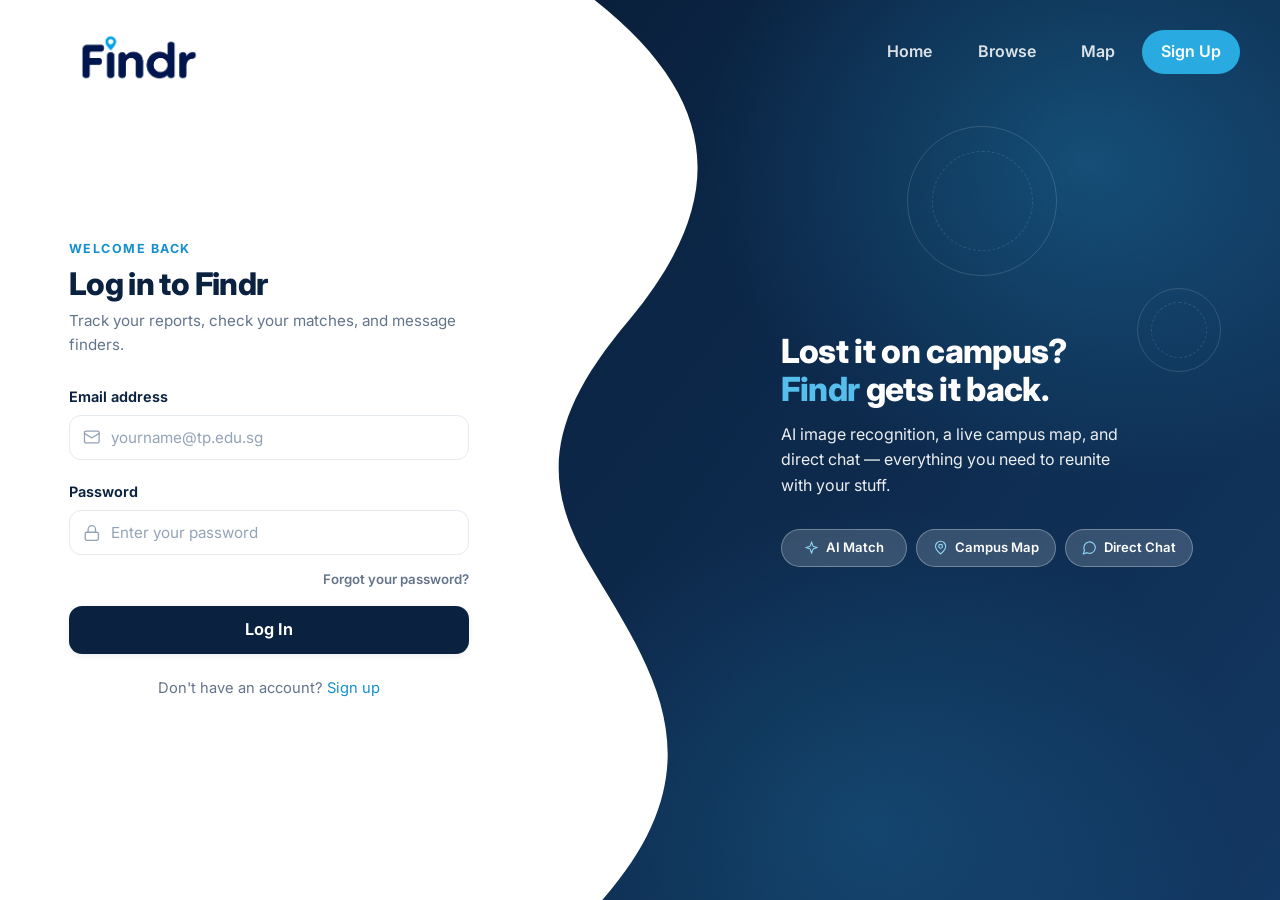
<file: src/findr/account.html>
<!DOCTYPE html>
<html lang="en">
<head>
    <meta charset="UTF-8">
    <meta name="viewport" content="width=device-width, initial-scale=1.0">
    <title>Account Settings — Findr</title>
    <!-- loads the fonts and styles used for this page -->
    <link rel="preconnect" href="https://fonts.googleapis.com">
    <link href="https://fonts.googleapis.com/css2?family=Inter:wght@400;500;600;700;800&display=swap" rel="stylesheet">
    <link rel="stylesheet" href="css/styles.css">
</head>
<body>

    <!-- main navigation bar for moving between the findr pages -->
    <nav class="navbar transparent">
        <div class="container">
            <a href="index.html" class="navbar-brand">
                <img class="logo-dark" src="images/logo.png" alt="Findr" onerror="this.style.display='none';this.parentElement.querySelector('.brand-fallback').style.display='flex';">
                <img class="logo-light" src="images/logo-white.png" alt="" onerror="this.style.display='none';">
                <span class="brand-fallback" style="display:none;"><span class="pin">F</span>Findr</span>
            </a>
            <button class="menu-toggle" aria-label="Menu"><span class="icon"></span></button>
            <ul class="navbar-links">
                <li><a href="index.html">Home</a></li>
                <li><a href="browse.html">Browse</a></li>
                <li><a href="map.html">Map</a></li>
                <li><a href="report-lost.html">Report Lost</a></li>
                <li><a href="report-found.html">Report Found</a></li>
                <li><a href="messages.html">Messages</a></li>
                <li><a href="my-reports.html">My Reports</a></li>
            </ul>
            <div class="navbar-auth">
                <a href="login.html" class="btn btn-sm btn-ghost">Log In</a>
                <a href="register.html" class="btn btn-sm btn-primary">Sign Up</a>
            </div>
        </div>
    </nav>

    <!-- top section for the my reports page -->
    <header class="page-hero slim" style="--pg-img:url('https://images.unsplash.com/photo-1454165804606-c3d57bc86b40?w=1600&q=60&auto=format&fit=crop'); --pg-pos:center">
        <div class="container">
            <nav class="breadcrumb"><a href="index.html">Home</a><span>&rsaquo;</span><span>Account</span></nav>
            <h1>Account settings</h1>
            <p>Update your name, change your password, and check your email status.</p>
        </div>
    </header>

    <main class="main-content section-tight">
        <div class="container acct-wrap">

            <!-- who you are -->
            <section class="acct-card">
                <div class="acct-head">
                    <span class="acct-avatar" id="acct-avatar">?</span>
                    <div>
                        <h2 id="acct-name">Loading…</h2>
                        <p id="acct-email"></p>
                    </div>
                    <span class="acct-verify" id="acct-verify"></span>
                </div>
            </section>

            <!-- display name -->
            <section class="acct-card">
                <h3 class="acct-title"><span class="icon" data-ico="user"></span> Display name</h3>
                <p class="acct-sub">This is the name other people see on your reports and messages.</p>

                <div id="name-alert" class="alert" style="display:none;"></div>

                <form id="name-form">
                    <div class="form-group">
                        <label class="form-label" for="display-name">Your name</label>
                        <input type="text" id="display-name" class="form-input" required maxlength="60">
                    </div>
                    <button type="submit" class="btn btn-primary" id="name-btn">Save name</button>
                </form>
            </section>

            <!-- password -->
            <section class="acct-card">
                <h3 class="acct-title"><span class="icon" data-ico="lock"></span> Password</h3>
                <p class="acct-sub">Choose something you don't use anywhere else.</p>

                <div id="pw-alert" class="alert" style="display:none;"></div>

                <form id="pw-form">
                    <div class="form-group">
                        <label class="form-label" for="current-password">Current password</label>
                        <div class="input-icon">
                            <span class="icon" data-ico="lock"></span>
                            <input type="password" id="current-password" class="form-input" required>
                        </div>
                    </div>
                    <div class="form-group">
                        <label class="form-label" for="new-password">New password</label>
                        <div class="input-icon">
                            <span class="icon" data-ico="lock"></span>
                            <input type="password" id="new-password" class="form-input" required>
                        </div>
                        <div class="form-hint">At least 8 characters, with a number, a capital and a symbol.</div>
                    </div>
                    <div class="form-group">
                        <label class="form-label" for="confirm-password">Confirm new password</label>
                        <div class="input-icon">
                            <span class="icon" data-ico="lock"></span>
                            <input type="password" id="confirm-password" class="form-input" required>
                        </div>
                    </div>
                    <button type="submit" class="btn btn-primary" id="pw-btn">Change password</button>
                </form>
            </section>

            <!-- sign out -->
            <section class="acct-card acct-danger">
                <h3 class="acct-title"><span class="icon" data-ico="logout"></span> Sign out</h3>
                <p class="acct-sub">You'll need to log in again to report or claim items.</p>
                <button class="btn btn-secondary" id="signout-btn">Log out of Findr</button>
            </section>

        </div>
    </main>

    <!-- edit modal -->
    </div>

    <!-- footer links and a short description of the website -->
    <footer class="footer">
        <div class="container">
            <div class="footer-top">
                <div>
                    <div class="footer-brand"><span class="pin"><span class="icon" data-ico="pin" style="color:#fff"></span></span> Findr</div>
                    <p class="footer-desc">A campus lost &amp; found platform built on AWS cloud services and AI image recognition. Helping students recover what matters.</p>
                </div>
                <div class="footer-col">
                    <h4>Explore</h4>
                    <ul>
                        <li><a href="browse.html">Browse Items</a></li>
                        <li><a href="map.html">Campus Map</a></li>
                        <li><a href="report-lost.html">Report Lost</a></li>
                    </ul>
                </div>
                <div class="footer-col">
                    <h4>Account</h4>
                    <ul>
                        <li><a href="login.html">Log In</a></li>
                        <li><a href="register.html">Sign Up</a></li>
                        <li><a href="messages.html">Messages</a></li>
                        <li><a href="my-reports.html">My Reports</a></li>
                    </ul>
                </div>
            </div>
            <div class="footer-mini">Findr &middot; Campus Lost &amp; Found</div>
        </div>
    </footer>

    <!-- loads the javascript files needed for the page -->
    <script src="js/icons.js"></script>
    <script src="js/api.js"></script>
    <script src="js/ui.js"></script>
    <script src="js/account.js"></script>
</body>
</html>
</file>
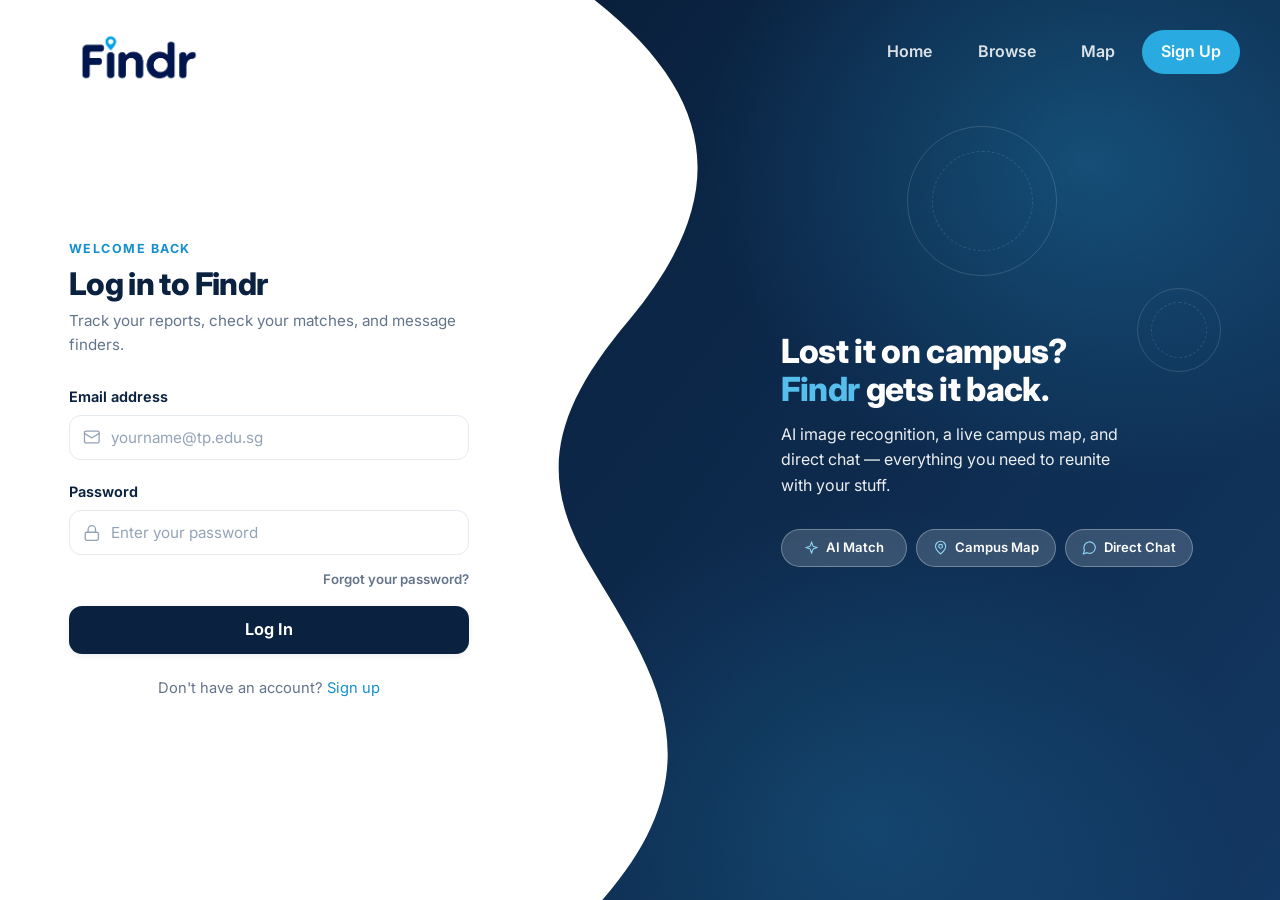
<file: src/findr/admin.html>
<!DOCTYPE html>
<html lang="en">
<head>
    <meta charset="UTF-8">
    <meta name="viewport" content="width=device-width, initial-scale=1.0">
    <title>Admin Dashboard — Findr</title>
    <!-- loads the fonts and styles used for this page -->
    <link rel="preconnect" href="https://fonts.googleapis.com">
    <link href="https://fonts.googleapis.com/css2?family=Inter:wght@400;500;600;700;800&display=swap" rel="stylesheet">
    <link rel="stylesheet" href="css/styles.css">
</head>
<body>

    <!-- main navigation bar for moving between the findr pages -->
    <nav class="navbar transparent">
        <div class="container">
            <a href="index.html" class="navbar-brand">
                <img class="logo-dark" src="images/logo.png" alt="Findr" onerror="this.style.display='none';this.parentElement.querySelector('.brand-fallback').style.display='flex';">
                <img class="logo-light" src="images/logo-white.png" alt="" onerror="this.style.display='none';">
                <span class="brand-fallback" style="display:none;"><span class="pin">F</span>Findr</span>
            </a>
            <button class="menu-toggle" aria-label="Menu"><span class="icon"></span></button>
            <ul class="navbar-links">
                <li><a href="index.html">Home</a></li>
                <li><a href="browse.html">Browse</a></li>
                <li><a href="map.html">Map</a></li>
                <li><a href="report-lost.html">Report Lost</a></li>
                <li><a href="report-found.html">Report Found</a></li>
                <li><a href="messages.html">Messages</a></li>
                <li><a href="my-reports.html">My Reports</a></li>
            </ul>
            <div class="navbar-auth">
                <a href="login.html" class="btn btn-sm btn-ghost">Log In</a>
                <a href="register.html" class="btn btn-sm btn-primary">Sign Up</a>
            </div>
        </div>
    </nav>

    <!-- top section for the admin dashboard -->
    <header class="page-hero" style="--pg-img:url('https://images.unsplash.com/photo-1551288049-bebda4e38f71?w=1600&q=60&auto=format&fit=crop')">
        <div class="container">
            <div class="breadcrumb"><a href="index.html">Home</a> <span class="icon" data-ico="chevronRight"></span> Admin</div>
            <h1>Admin dashboard</h1>
            <p>Manage all lost and found reports across the platform.</p>
        </div>
    </header>

    <!-- main page content starts here -->
    <main class="main-content section-tight">
        <div class="container">

            <div id="dashboard-content" style="display:none;">
                <div class="dash-stats">
                    <div class="dash-stat">
                        <span class="di icon" data-ico="grid" style="color:var(--navy-800)"></span>
                        <div class="dash-stat-label">Total Reports</div>
                        <div class="dash-stat-value" id="stat-total">0</div>
                    </div>
                    <div class="dash-stat">
                        <span class="di icon" data-ico="clock" style="color:var(--open)"></span>
                        <div class="dash-stat-label">Open</div>
                        <div class="dash-stat-value" id="stat-open" style="color:var(--open);">0</div>
                    </div>
                    <div class="dash-stat">
                        <span class="di icon" data-ico="checkCircle" style="color:var(--claimed)"></span>
                        <div class="dash-stat-label">Claimed</div>
                        <div class="dash-stat-value" id="stat-claimed" style="color:var(--claimed);">0</div>
                    </div>
                    <div class="dash-stat">
                        <span class="di icon" data-ico="check" style="color:var(--found)"></span>
                        <div class="dash-stat-label">Closed</div>
                        <div class="dash-stat-value" id="stat-closed" style="color:var(--found);">0</div>
                    </div>
                </div>

                <div class="toolbar mb-3">
                    <div class="input-icon">
                        <span class="icon" data-ico="search"></span>
                        <input type="text" class="form-input" id="admin-search" placeholder="Search reports by item, reporter, or location...">
                    </div>
                    <select class="form-select" id="admin-filter-type">
                        <option value="">All types</option>
                        <option value="lost">Lost</option>
                        <option value="found">Found</option>
                    </select>
                    <select class="form-select" id="admin-filter-status">
                        <option value="">All Statuses</option>
                        <option>Open</option><option>Claimed</option><option>Closed</option>
                    </select>
                    <button class="btn btn-secondary btn-sm" id="export-btn">
                        <span class="icon" data-ico="box"></span> Export CSV
                    </button>
                </div>

                <div class="table-wrap">
                    <table>
                        <thead>
                            <tr>
                                <th>ID</th><th>Type</th><th>Item</th><th>Category</th>
                                <th>Location</th><th>Reporter</th><th>Date</th><th>Status</th>
                                <th>Verification</th><th>Actions</th>
                            </tr>
                        </thead>
                        <tbody id="reports-table-body"></tbody>
                    </table>
                </div>
            </div>
        </div>
    </main>

    <!-- status modal -->
    <div class="modal-overlay" id="status-modal">
        <div class="modal">
            <div class="modal-header">
                <h3>Manage report</h3>
                <button class="modal-close" id="modal-close"><span class="icon" data-ico="x"></span></button>
            </div>

            <div class="admin-modal-meta" id="modal-meta"></div>

            <form id="admin-edit-form">
                <div class="form-group">
                    <label class="form-label" for="modal-title">Item name</label>
                    <input type="text" id="modal-title" class="form-input" required>
                </div>
                <div class="form-group">
                    <label class="form-label" for="modal-description">Description</label>
                    <textarea id="modal-description" class="form-textarea" rows="3" required></textarea>
                </div>
                <div class="d-flex gap-2">
                    <div class="form-group" style="flex:1;">
                        <label class="form-label" for="modal-category">Category</label>
                        <select id="modal-category" class="form-select">
                            <option>Bottle</option><option>Wallet</option><option>Phone</option>
                            <option>Laptop</option><option>Electronics</option><option>Bag</option>
                            <option>Clothing</option><option>Keys</option><option>Umbrella</option>
                            <option value="School Materials">School Materials</option><option>Others</option>
                        </select>
                    </div>
                    <div class="form-group" style="flex:1;">
                        <label class="form-label" for="modal-status">Status</label>
                        <select id="modal-status" class="form-select">
                            <option>Open</option><option>Claimed</option><option>Closed</option>
                        </select>
                    </div>
                </div>
                <div class="form-group">
                    <label class="form-label" for="modal-location">Location</label>
                    <input type="text" id="modal-location" class="form-input" required>
                </div>

                <div class="d-flex gap-1" style="justify-content:space-between;">
                    <button type="button" class="btn btn-danger" id="modal-delete-btn">
                        <span class="icon" data-ico="trash"></span> Delete
                    </button>
                    <div class="d-flex gap-1">
                        <button type="button" class="btn btn-secondary" id="modal-cancel">Cancel</button>
                        <button type="submit" class="btn btn-primary" id="modal-save-btn">Save changes</button>
                    </div>
                </div>
            </form>
        </div>
    </div>

    <!-- footer links and a short description of the website -->
    <footer class="footer">
        <div class="container">
            <div class="footer-top">
                <div>
                    <div class="footer-brand"><span class="pin"><span class="icon" data-ico="pin" style="color:#fff"></span></span> Findr</div>
                    <p class="footer-desc">A campus lost &amp; found platform built on AWS cloud services and AI image recognition. Helping students recover what matters.</p>
                </div>
                <div class="footer-col">
                    <h4>Explore</h4>
                    <ul>
                        <li><a href="browse.html">Browse Items</a></li>
                        <li><a href="report-lost.html">Report Lost</a></li>
                        <li><a href="report-found.html">Report Found</a></li>
                    </ul>
                </div>
                <div class="footer-col">
                    <h4>Account</h4>
                    <ul>
                        <li><a href="login.html">Log In</a></li>
                        <li><a href="register.html">Sign Up</a></li>
                        <li><a href="messages.html">Messages</a></li>
                        <li><a href="my-reports.html">My Reports</a></li>
                    </ul>
                </div>
            </div>
            <div class="footer-mini">Findr &middot; Campus Lost &amp; Found</div>
        </div>
    </footer>

    <!-- loads the javascript files needed for the page -->
    <script src="js/icons.js"></script>
    <script src="js/api.js"></script>
    <script src="js/ui.js"></script>
    <script src="js/admin.js"></script>
</body>
</html>
</file>
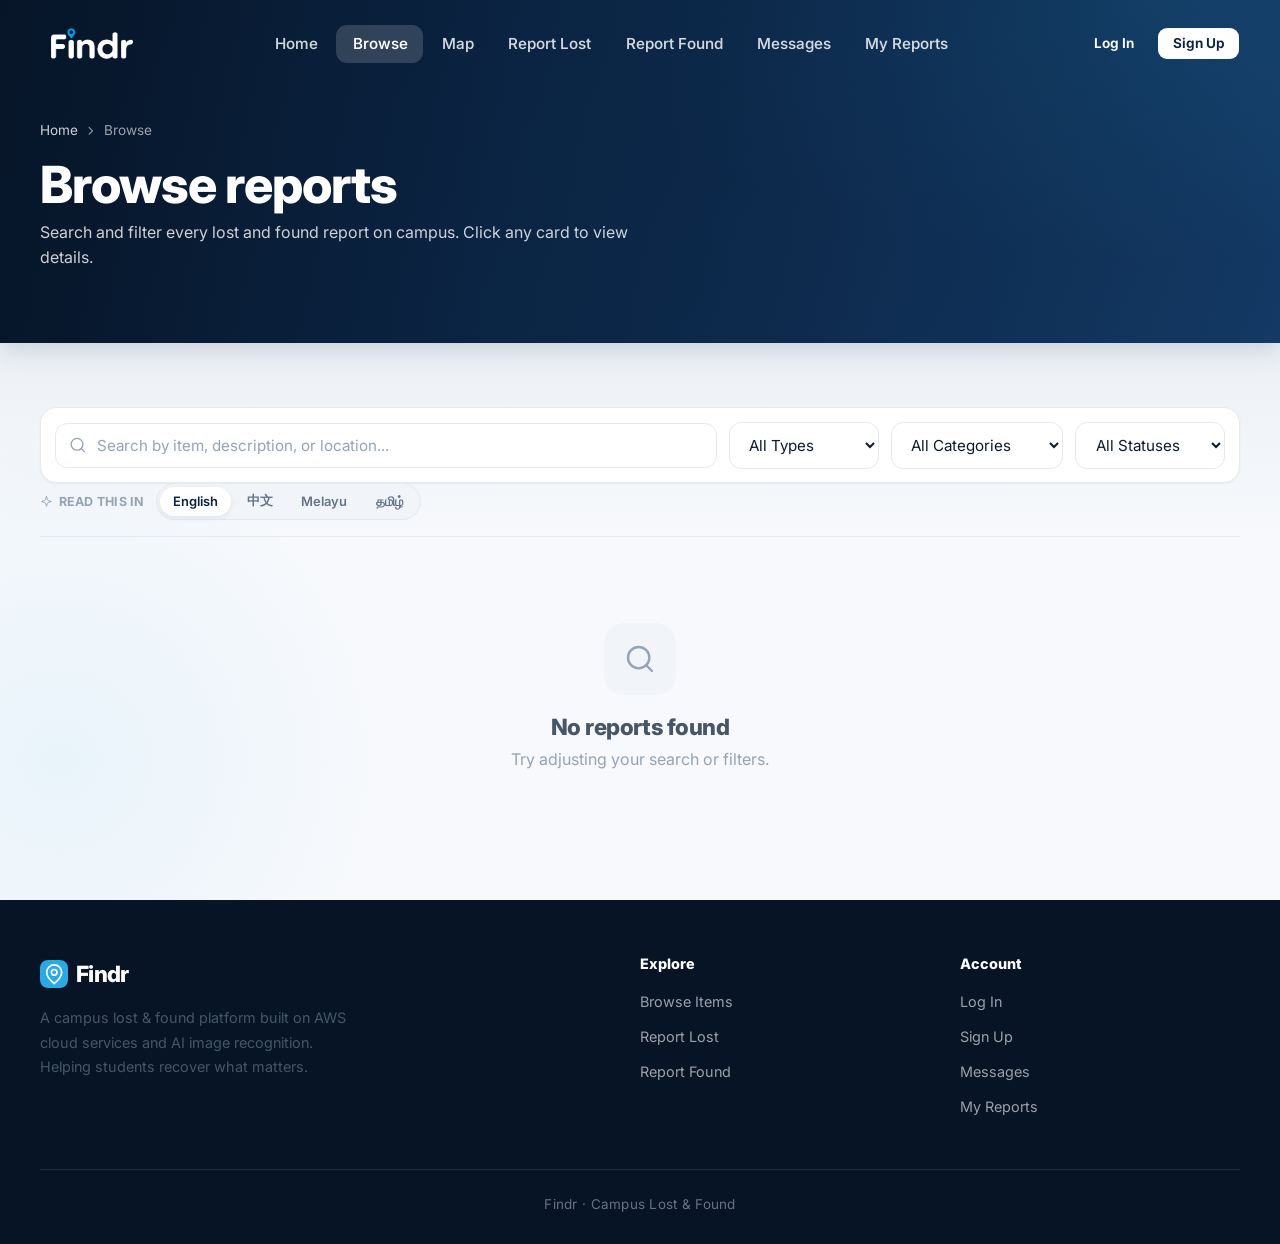
<file: src/findr/browse.html>
<!DOCTYPE html>
<html lang="en">
<head>
    <meta charset="UTF-8">
    <meta name="viewport" content="width=device-width, initial-scale=1.0">
    <title>Browse Reports — Findr</title>
    <!-- loads the fonts and styles used for this page -->
    <link rel="preconnect" href="https://fonts.googleapis.com">
    <link href="https://fonts.googleapis.com/css2?family=Inter:wght@400;500;600;700;800&display=swap" rel="stylesheet">
    <link rel="stylesheet" href="css/styles.css">
</head>
<body>

    <!-- main navigation bar for moving between the findr pages -->
    <nav class="navbar transparent">
        <div class="container">
            <a href="index.html" class="navbar-brand">
                <img class="logo-dark" src="images/logo.png" alt="Findr" onerror="this.style.display='none';this.parentElement.querySelector('.brand-fallback').style.display='flex';">
                <img class="logo-light" src="images/logo-white.png" alt="" onerror="this.style.display='none';">
                <span class="brand-fallback" style="display:none;"><span class="pin">F</span>Findr</span>
            </a>
            <button class="menu-toggle" aria-label="Menu"><span class="icon"></span></button>
            <ul class="navbar-links">
                <li><a href="index.html">Home</a></li>
                <li><a href="browse.html" class="active">Browse</a></li>
                <li><a href="map.html">Map</a></li>
                <li><a href="report-lost.html">Report Lost</a></li>
                <li><a href="report-found.html">Report Found</a></li>
                <li><a href="messages.html">Messages</a></li>
                <li><a href="my-reports.html">My Reports</a></li>
            </ul>
            <div class="navbar-auth">
                <a href="login.html" class="btn btn-sm btn-ghost">Log In</a>
                <a href="register.html" class="btn btn-sm btn-primary">Sign Up</a>
            </div>
        </div>
    </nav>

    <!-- top section that introduces the browse page -->
    <header class="page-hero" style="--pg-img:url('https://images.unsplash.com/photo-1495091932580-1e3d65691a5d?w=1600&q=60&auto=format&fit=crop')">
        <div class="container">
            <div class="breadcrumb"><a href="index.html">Home</a> <span class="icon" data-ico="chevronRight"></span> Browse</div>
            <h1>Browse reports</h1>
            <p>Search and filter every lost and found report on campus. Click any card to view details.</p>
        </div>
    </header>

    <!-- main page content starts here -->
    <main class="main-content section-tight">
        <div class="container">
            <!-- search box and filters for narrowing down reports -->
            <div class="toolbar">
                <div class="input-icon">
                    <span class="icon" data-ico="search"></span>
                    <input type="text" class="form-input" id="search-input" placeholder="Search by item, description, or location...">
                </div>
                <select class="form-select" id="filter-type">
                    <option value="">All Types</option>
                    <option value="lost">Lost</option>
                    <option value="found">Found</option>
                </select>
                <select class="form-select" id="filter-category">
                    <option value="">All Categories</option>
                    <option>Bottle</option><option>Wallet</option><option>Phone</option>
                    <option>Laptop</option><option>Electronics</option><option>Bag</option>
                    <option>Clothing</option><option>Keys</option><option>Umbrella</option>
                    <option value="School Materials">School Materials</option><option>Others</option>
                </select>
                <select class="form-select" id="filter-status">
                    <option value="">All Statuses</option>
                    <option>Open</option><option>Claimed</option><option>Closed</option>
                </select>
            </div>

            <!-- amazon translate: same control as the item page -->
            <div class="lang-bar">
                <span class="lang-bar-label"><span class="icon" data-ico="sparkles"></span> Read this in</span>
                <div class="lang-pills" role="group" aria-label="Translate reports">
                    <button type="button" class="lang-pill active" data-lang="en">English</button>
                    <button type="button" class="lang-pill" data-lang="zh">中文</button>
                    <button type="button" class="lang-pill" data-lang="ms">Melayu</button>
                    <button type="button" class="lang-pill" data-lang="ta">தமிழ்</button>
                </div>
                <span id="lang-status" class="lang-status"></span>
            </div>

            <p class="result-count" id="result-count"></p>

            <div class="card-grid" id="reports-grid"></div>

            <div id="empty-state" class="empty-state" style="display:none;">
                <div class="empty-ico"><span class="icon" data-ico="search"></span></div>
                <h3>No reports found</h3>
                <p>Try adjusting your search or filters.</p>
            </div>

        </div>
    </main>

    <!-- footer links and a short description of the website -->
    <footer class="footer">
        <div class="container">
            <div class="footer-top">
                <div>
                    <div class="footer-brand"><span class="pin"><span class="icon" data-ico="pin" style="color:#fff"></span></span> Findr</div>
                    <p class="footer-desc">A campus lost &amp; found platform built on AWS cloud services and AI image recognition. Helping students recover what matters.</p>
                </div>
                <div class="footer-col">
                    <h4>Explore</h4>
                    <ul>
                        <li><a href="browse.html">Browse Items</a></li>
                        <li><a href="report-lost.html">Report Lost</a></li>
                        <li><a href="report-found.html">Report Found</a></li>
                    </ul>
                </div>
                <div class="footer-col">
                    <h4>Account</h4>
                    <ul>
                        <li><a href="login.html">Log In</a></li>
                        <li><a href="register.html">Sign Up</a></li>
                        <li><a href="messages.html">Messages</a></li>
                        <li><a href="my-reports.html">My Reports</a></li>
                    </ul>
                </div>
            </div>
            <div class="footer-mini">Findr &middot; Campus Lost &amp; Found</div>
        </div>
    </footer>

    <!-- loads the javascript files needed for the page -->
    <script src="js/icons.js"></script>
    <script src="js/api.js"></script>
    <script src="js/ui.js"></script>
    <script src="js/browse.js"></script>
</body>
</html>
</file>
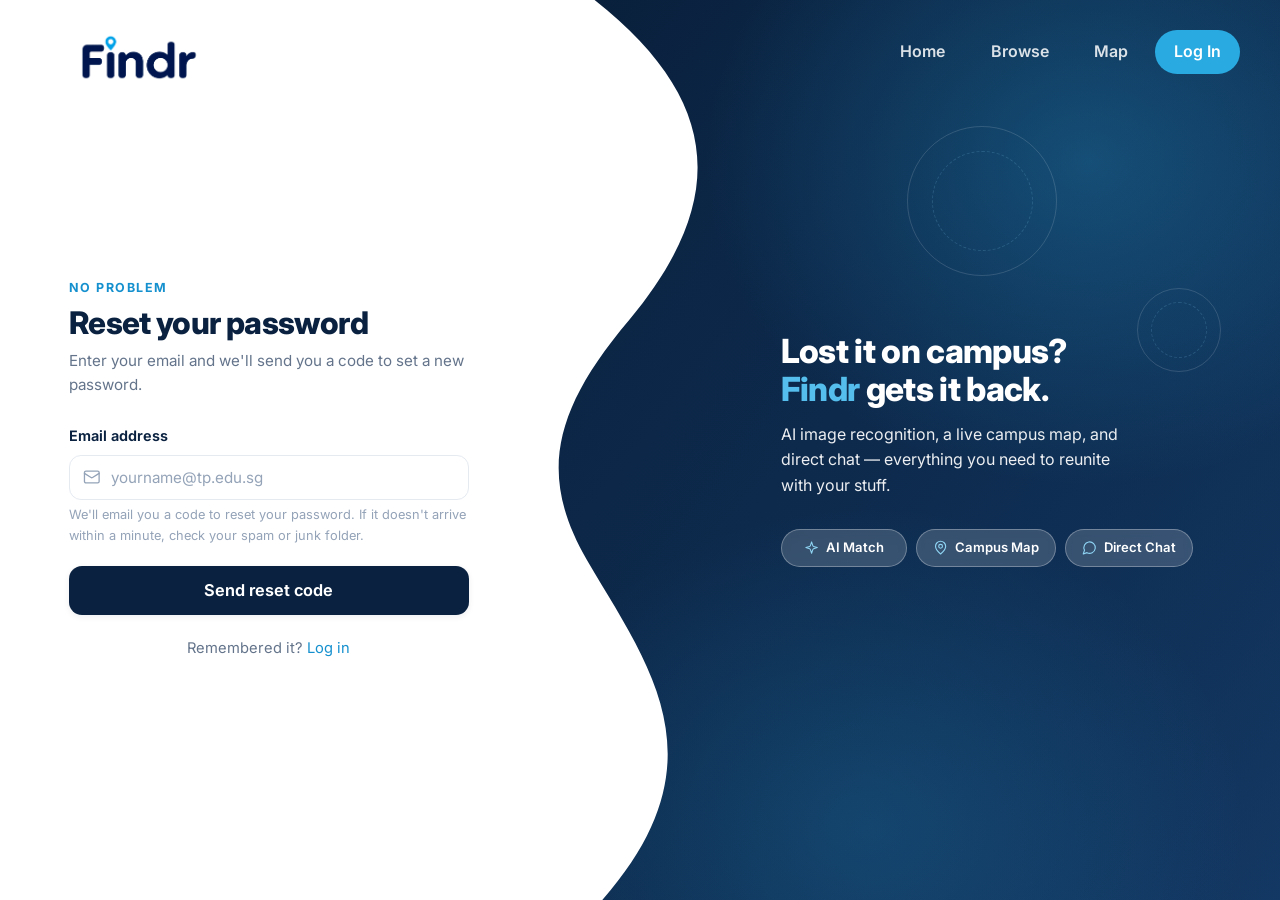
<file: src/findr/forgot-password.html>
<!DOCTYPE html>
<html lang="en">
<head>
    <meta charset="UTF-8">
    <meta name="viewport" content="width=device-width, initial-scale=1.0">
    <title>Reset Password — Findr</title>
    <!-- loads the fonts and styles used for this page -->
    <link rel="preconnect" href="https://fonts.googleapis.com">
    <link href="https://fonts.googleapis.com/css2?family=Inter:wght@400;500;600;700;800&display=swap" rel="stylesheet">
    <link rel="stylesheet" href="css/styles.css">
</head>
<body class="auth-body">

    <!-- log in layout, white form panel on the left and the scene on the right -->
    <div class="auth2">
        <!-- left: white panel with organic curved edge -->
        <div class="auth2-panel">
            <a href="index.html" class="auth2-logo">
                <img src="images/logo.png" alt="Findr"
                     onerror="this.style.display='none';this.parentElement.insertAdjacentHTML('beforeend','&lt;span style=&quot;font-weight:800;font-size:1.6rem;color:#0A2240&quot;&gt;Findr&lt;/span&gt;')">
            </a>

            <div class="auth2-inner">
                <span class="eyebrow">No problem</span>
                <h1>Reset your password</h1>
                <p class="auth2-sub">Enter your email and we'll send you a code to set a new password.</p>

                <div id="page-alert" class="alert" style="display:none;"></div>

                <form id="request-form">
                    <div class="form-group">
                        <label class="form-label" for="email">Email address</label>
                        <div class="input-icon">
                            <span class="icon" data-ico="mail"></span>
                            <input type="email" id="email" class="form-input" placeholder="yourname@tp.edu.sg" required>
                        </div>
                        <div class="form-hint">We'll email you a code to reset your password. If it doesn't arrive within a minute, check your spam or junk folder.</div>
                    </div>
                    <button type="submit" class="btn btn-primary btn-block btn-lg" id="request-btn">Send reset code</button>
                </form>

                <form id="reset-form" style="display:none;">
                    <div class="form-group">
                        <label class="form-label" for="code">Reset code</label>
                        <input type="text" id="code" class="form-input code-input" inputmode="numeric"
                               autocomplete="one-time-code" maxlength="6" placeholder="000000" required>
                        <div class="form-hint">Can't find the email? It may have landed in your spam or junk folder.</div>
                    </div>
                    <div class="form-group">
                        <label class="form-label" for="new-password">New password</label>
                        <div class="input-icon">
                            <span class="icon" data-ico="lock"></span>
                            <input type="password" id="new-password" class="form-input" placeholder="Choose a new password" required>
                        </div>
                        <div class="form-hint">At least 8 characters, with a number, a capital and a symbol.</div>
                    </div>
                    <div class="form-group">
                        <label class="form-label" for="confirm-password">Confirm new password</label>
                        <div class="input-icon">
                            <span class="icon" data-ico="lock"></span>
                            <input type="password" id="confirm-password" class="form-input" placeholder="Type it again" required>
                        </div>
                    </div>
                    <button type="submit" class="btn btn-primary btn-block btn-lg" id="reset-btn">Set new password</button>
                    <button type="button" class="link-btn" id="resend-btn">Send another code</button>
                </form>

                <div class="auth-footer">Remembered it? <a href="login.html">Log in</a></div>
            </div>

            <div class="auth2-curve" aria-hidden="true">
                <svg viewBox="0 0 100 900" preserveAspectRatio="none">
                    <path d="M0 0 H30 C96 100 100 200 48 320 C6 415 2 480 26 560 C58 665 98 760 34 900 H0 Z" fill="#ffffff"/>
                </svg>
            </div>
        </div>

        <!-- right: gradient scene with floating orbs -->
        <div class="auth2-scene">
            <nav class="auth2-nav">
                <a href="index.html">Home</a>
                <a href="browse.html">Browse</a>
                <a href="map.html">Map</a>
                <a href="login.html" class="pill">Log In</a>
            </nav>

            <div class="orb o2" aria-hidden="true"></div>
            <div class="orb o3" aria-hidden="true"></div>

            <div class="auth2-tag">
                <h2>Lost it on campus?<br><span>Findr</span> gets it back.</h2>
                <p>AI image recognition, a live campus map, and direct chat — everything you need to reunite with your stuff.</p>
                <div class="chips">
                    <span><span class="icon" data-ico="sparkles"></span>AI Match</span>
                    <span><span class="icon" data-ico="pin"></span>Campus Map</span>
                    <span><span class="icon" data-ico="message"></span>Direct Chat</span>
                </div>
            </div>
        </div>
    </div>

    <!-- loads the javascript files needed for the page -->
    <script src="js/icons.js"></script>
    <script src="js/api.js"></script>
    <script src="js/ui.js"></script>
    <script src="js/forgot-password.js"></script>
</body>
</html>
</file>
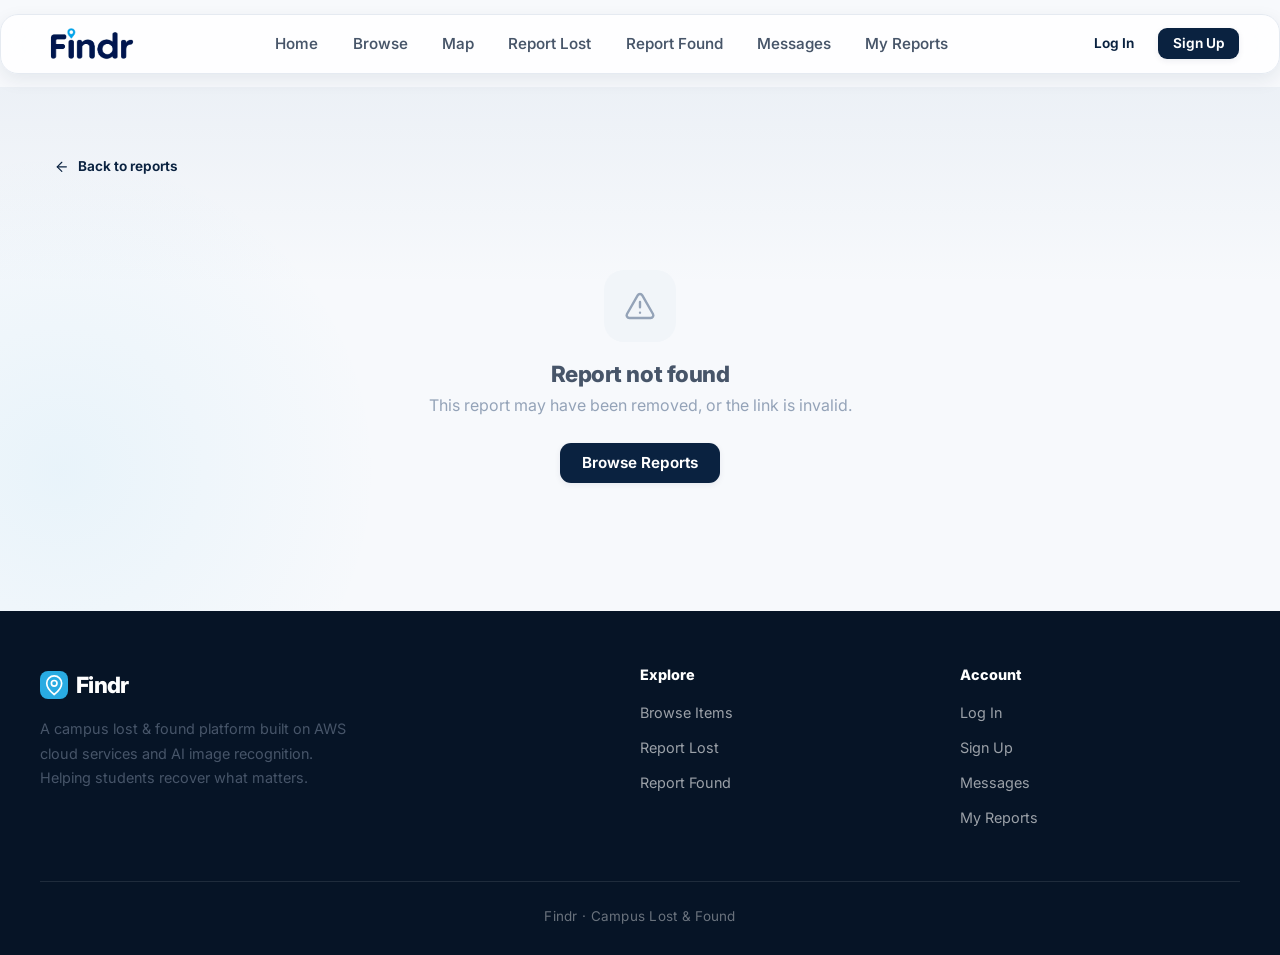
<file: src/findr/item-details.html>
<!DOCTYPE html>
<html lang="en">
<head>
    <meta charset="UTF-8">
    <meta name="viewport" content="width=device-width, initial-scale=1.0">
    <title>Item Details — Findr</title>
    <!-- loads the fonts and styles used for this page -->
    <link rel="preconnect" href="https://fonts.googleapis.com">
    <link href="https://fonts.googleapis.com/css2?family=Inter:wght@400;500;600;700;800&display=swap" rel="stylesheet">
    <link rel="stylesheet" href="css/styles.css">
</head>
<body>

    <!-- main navigation bar for moving between the findr pages -->
    <nav class="navbar">
        <div class="container">
            <a href="index.html" class="navbar-brand">
                <img class="logo-dark" src="images/logo.png" alt="Findr" onerror="this.style.display='none';this.parentElement.querySelector('.brand-fallback').style.display='flex';">
                <img class="logo-light" src="images/logo-white.png" alt="" onerror="this.style.display='none';">
                <span class="brand-fallback" style="display:none;"><span class="pin">F</span>Findr</span>
            </a>
            <button class="menu-toggle" aria-label="Menu"><span class="icon"></span></button>
            <ul class="navbar-links">
                <li><a href="index.html">Home</a></li>
                <li><a href="browse.html">Browse</a></li>
                <li><a href="map.html">Map</a></li>
                <li><a href="report-lost.html">Report Lost</a></li>
                <li><a href="report-found.html">Report Found</a></li>
                <li><a href="messages.html">Messages</a></li>
                <li><a href="my-reports.html">My Reports</a></li>
            </ul>
            <div class="navbar-auth">
                <a href="login.html" class="btn btn-sm btn-ghost">Log In</a>
                <a href="register.html" class="btn btn-sm btn-primary">Sign Up</a>
            </div>
        </div>
    </nav>

    <!-- main page content starts here -->
    <main class="main-content section-tight">
        <div class="container">
            <a href="browse.html" class="btn btn-ghost btn-sm mb-3"><span class="icon" data-ico="arrowLeft"></span> Back to reports</a>

            <div class="detail-grid" id="item-detail" style="display:none;"></div>

            <div id="loading" class="empty-state">
                <div class="empty-ico"><span class="icon" data-ico="box"></span></div>
                <p>Loading item details...</p>
            </div>

            <div id="not-found" class="empty-state" style="display:none;">
                <div class="empty-ico"><span class="icon" data-ico="alert"></span></div>
                <h3>Report not found</h3>
                <p>This report may have been removed, or the link is invalid.</p>
                <a href="browse.html" class="btn btn-primary mt-3">Browse Reports</a>
            </div>


        </div>
    </main>

    <!-- footer links and a short description of the website -->
    <footer class="footer">
        <div class="container">
            <div class="footer-top">
                <div>
                    <div class="footer-brand"><span class="pin"><span class="icon" data-ico="pin" style="color:#fff"></span></span> Findr</div>
                    <p class="footer-desc">A campus lost &amp; found platform built on AWS cloud services and AI image recognition. Helping students recover what matters.</p>
                </div>
                <div class="footer-col">
                    <h4>Explore</h4>
                    <ul>
                        <li><a href="browse.html">Browse Items</a></li>
                        <li><a href="report-lost.html">Report Lost</a></li>
                        <li><a href="report-found.html">Report Found</a></li>
                    </ul>
                </div>
                <div class="footer-col">
                    <h4>Account</h4>
                    <ul>
                        <li><a href="login.html">Log In</a></li>
                        <li><a href="register.html">Sign Up</a></li>
                        <li><a href="messages.html">Messages</a></li>
                        <li><a href="my-reports.html">My Reports</a></li>
                    </ul>
                </div>
            </div>
            <div class="footer-mini">Findr &middot; Campus Lost &amp; Found</div>
        </div>
    </footer>

    <!-- loads the javascript files needed for the page -->
    <script src="js/icons.js"></script>
    <script src="js/api.js"></script>
    <script src="js/ui.js"></script>
    <script src="js/verify.js"></script>
    <script src="js/item-details.js"></script>
</body>
</html>
</file>
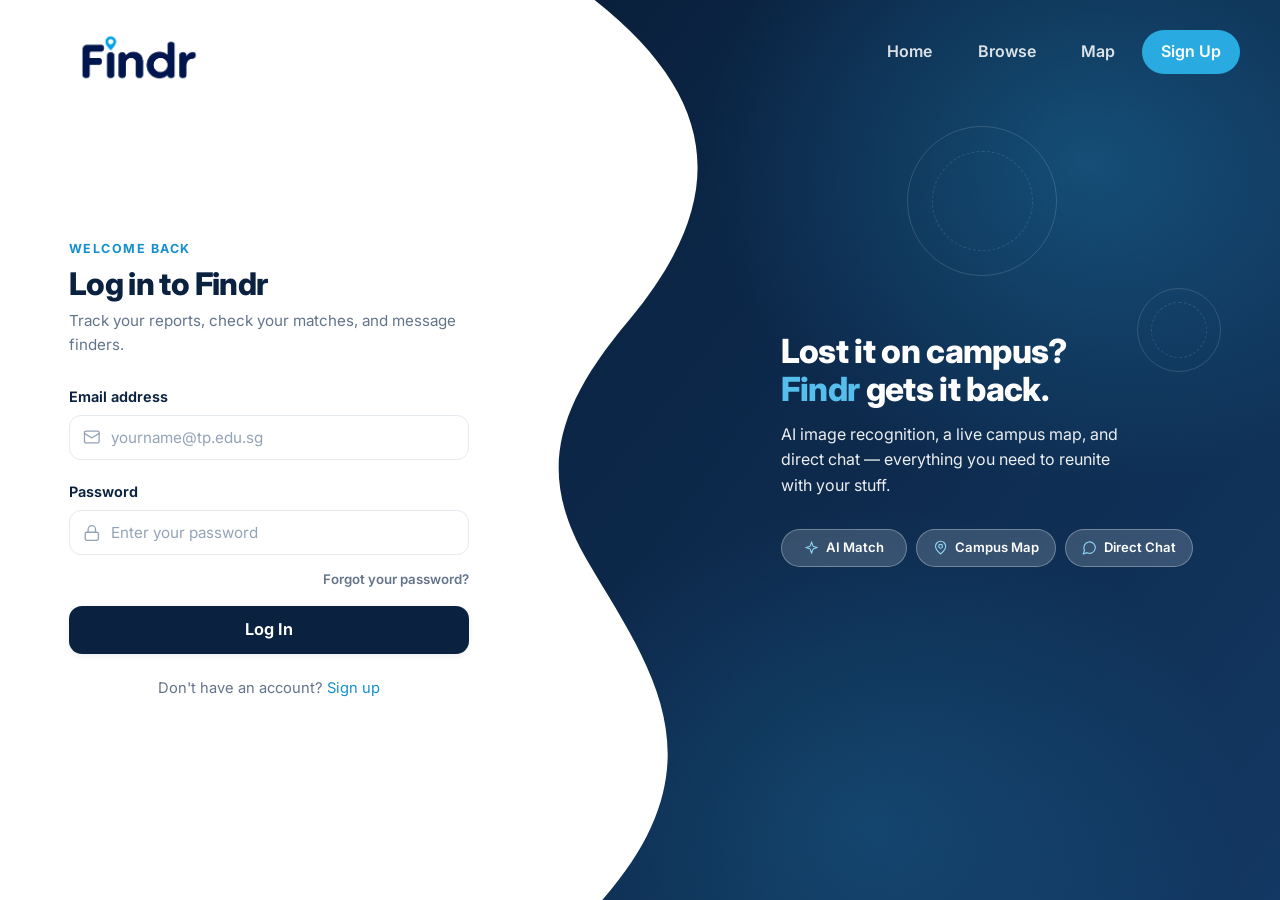
<file: src/findr/login.html>
<!DOCTYPE html>
<html lang="en">
<head>
    <meta charset="UTF-8">
    <meta name="viewport" content="width=device-width, initial-scale=1.0">
    <title>Log In — Findr</title>
    <!-- loads the fonts and styles used for this page -->
    <link rel="preconnect" href="https://fonts.googleapis.com">
    <link href="https://fonts.googleapis.com/css2?family=Inter:wght@400;500;600;700;800&display=swap" rel="stylesheet">
    <link rel="stylesheet" href="css/styles.css">
</head>
<body class="auth-body">

    <!-- log in layout, white form panel on the left and the scene on the right -->
    <div class="auth2">
        <!-- left: white panel with organic curved edge -->
        <div class="auth2-panel">
            <a href="index.html" class="auth2-logo">
                <img src="images/logo.png" alt="Findr"
                     onerror="this.style.display='none';this.parentElement.insertAdjacentHTML('beforeend','&lt;span style=&quot;font-weight:800;font-size:1.6rem;color:#0A2240&quot;&gt;Findr&lt;/span&gt;')">
            </a>

            <div class="auth2-inner">
                <span class="eyebrow">Welcome back</span>
                <h1>Log in to Findr</h1>
                <p class="auth2-sub">Track your reports, check your matches, and message finders.</p>

                <div id="login-alert" class="alert" style="display:none;"></div>

                <form id="login-form">
                    <div class="form-group">
                        <label class="form-label" for="email">Email address</label>
                        <div class="input-icon">
                            <span class="icon" data-ico="mail"></span>
                            <input type="email" id="email" class="form-input" placeholder="yourname@tp.edu.sg" required>
                        </div>
                    </div>
                    <div class="form-group">
                        <label class="form-label" for="password">Password</label>
                        <div class="input-icon">
                            <span class="icon" data-ico="lock"></span>
                            <input type="password" id="password" class="form-input" placeholder="Enter your password" required>
                        </div>
                    </div>
                    <div class="form-row-end">
                        <a href="forgot-password.html" class="link-quiet">Forgot your password?</a>
                    </div>
                    <button type="submit" class="btn btn-primary btn-block btn-lg" id="login-btn">Log In</button>
                </form>

                <form id="mfa-form" style="display:none;">
                    <div class="mfa-badge">
                        <span class="icon" data-ico="shield"></span>
                        <div>
                            <strong>Extra verification</strong>
                            <span id="mfa-sub">This account is protected by two-step verification.</span>
                        </div>
                    </div>

                    <div class="form-group">
                        <label class="form-label" for="mfa-code">Verification code</label>
                        <input type="text" id="mfa-code" class="form-input code-input" inputmode="numeric"
                               autocomplete="one-time-code" maxlength="8" placeholder="000000" required>
                        <div class="form-hint" id="mfa-hint">Enter the code we just sent you.</div>
                    </div>

                    <button type="submit" class="btn btn-primary btn-block btn-lg" id="mfa-btn">Verify and log in</button>
                    <button type="button" class="link-btn" id="mfa-cancel">Use a different account</button>
                </form>

                <div class="auth-footer">Don't have an account? <a href="register.html">Sign up</a></div>

                <!-- part 1 demo account hints removed - real cognito auth now, so
                     printing credentials on the login page would be a bad idea -->
            </div>

            <div class="auth2-curve" aria-hidden="true">
                <svg viewBox="0 0 100 900" preserveAspectRatio="none">
                    <path d="M0 0 H30 C96 100 100 200 48 320 C6 415 2 480 26 560 C58 665 98 760 34 900 H0 Z" fill="#ffffff"/>
                </svg>
            </div>
        </div>

        <!-- right: gradient scene with floating orbs -->
        <div class="auth2-scene">
            <nav class="auth2-nav">
                <a href="index.html">Home</a>
                <a href="browse.html">Browse</a>
                <a href="map.html">Map</a>
                <a href="register.html" class="pill">Sign Up</a>
            </nav>

            <div class="orb o2" aria-hidden="true"></div>
            <div class="orb o3" aria-hidden="true"></div>

            <div class="auth2-tag">
                <h2>Lost it on campus?<br><span>Findr</span> gets it back.</h2>
                <p>AI image recognition, a live campus map, and direct chat — everything you need to reunite with your stuff.</p>
                <div class="chips">
                    <span><span class="icon" data-ico="sparkles"></span>AI Match</span>
                    <span><span class="icon" data-ico="pin"></span>Campus Map</span>
                    <span><span class="icon" data-ico="message"></span>Direct Chat</span>
                </div>
            </div>
        </div>
    </div>

    <!-- loads the javascript files needed for the page -->
    <script src="js/icons.js"></script>
    <script src="js/api.js"></script>
    <script src="js/ui.js"></script>
    <script src="js/login.js"></script>
</body>
</html>
</file>
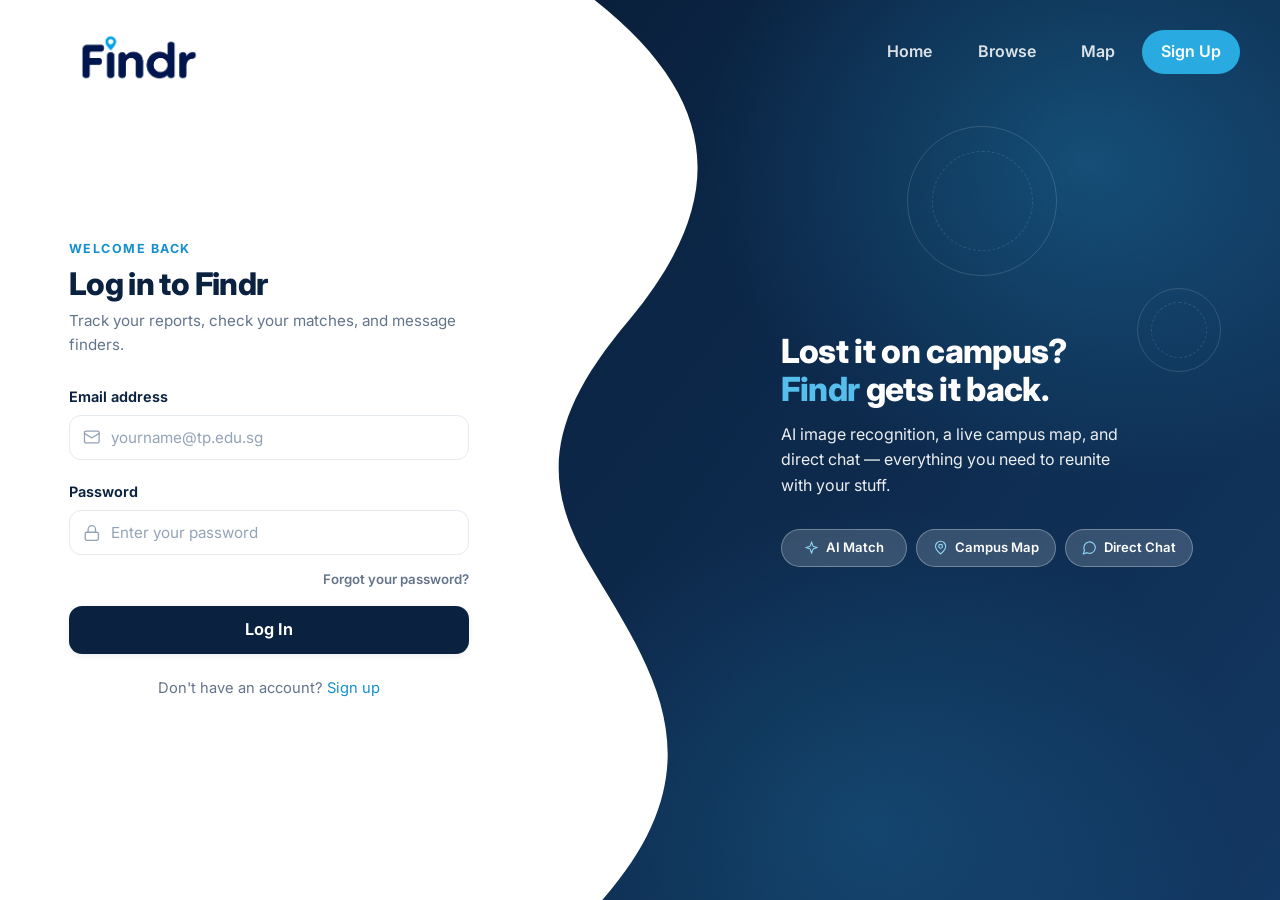
<file: src/findr/messages.html>
<!DOCTYPE html>
<html lang="en">
<head>
    <meta charset="UTF-8">
    <meta name="viewport" content="width=device-width, initial-scale=1.0">
    <title>Messages — Findr</title>
    <!-- loads the fonts and styles used for this page -->
    <link rel="preconnect" href="https://fonts.googleapis.com">
    <link href="https://fonts.googleapis.com/css2?family=Inter:wght@400;500;600;700;800&display=swap" rel="stylesheet">
    <link rel="stylesheet" href="css/styles.css">
</head>
<body>

    <!-- main navigation bar for moving between the findr pages -->
    <nav class="navbar transparent">
        <div class="container">
            <a href="index.html" class="navbar-brand">
                <img class="logo-dark" src="images/logo.png" alt="Findr" onerror="this.style.display='none';this.parentElement.querySelector('.brand-fallback').style.display='flex';">
                <img class="logo-light" src="images/logo-white.png" alt="" onerror="this.style.display='none';">
                <span class="brand-fallback" style="display:none;"><span class="pin">F</span>Findr</span>
            </a>
            <button class="menu-toggle" aria-label="Menu"><span class="icon"></span></button>
            <ul class="navbar-links">
                <li><a href="index.html">Home</a></li>
                <li><a href="browse.html">Browse</a></li>
                <li><a href="map.html">Map</a></li>
                <li><a href="report-lost.html">Report Lost</a></li>
                <li><a href="report-found.html">Report Found</a></li>
                <li><a href="messages.html" class="active">Messages</a></li>
                <li><a href="my-reports.html">My Reports</a></li>
            </ul>
            <div class="navbar-auth">
                <a href="login.html" class="btn btn-sm btn-ghost">Log In</a>
                <a href="register.html" class="btn btn-sm btn-primary">Sign Up</a>
            </div>
        </div>
    </nav>

    <!-- top section for the messages page -->
    <header class="page-hero" style="--pg-img:url('https://images.unsplash.com/photo-1512428559087-560fa5ceab42?w=1600&q=60&auto=format&fit=crop')">
        <div class="container">
            <div class="breadcrumb"><a href="index.html">Home</a> <span class="icon" data-ico="chevronRight"></span> Messages</div>
            <h1>Messages</h1>
            <p>Chat with other users about lost and found items.</p>
        </div>
    </header>

    <!-- main page content starts here -->
    <main class="main-content section-tight">
        <div class="container">

            <!-- chat layout, conversation list on the left and the open chat on the right -->
            <div class="chat-layout" id="chat-layout" style="display:none;">
                <div class="chat-sidebar">
                    <div class="chat-sidebar-head"><span class="icon" data-ico="inbox"></span> Conversations</div>
                    <div id="conversations-list"></div>
                </div>
                <div class="chat-main">
                    <div id="chat-placeholder" style="flex:1;display:flex;align-items:center;justify-content:center;">
                        <div class="empty-state" style="padding:2rem;">
                            <div class="empty-ico"><span class="icon" data-ico="message"></span></div>
                            <h3>Select a conversation</h3>
                            <p>Choose a chat from the left to start messaging.</p>
                        </div>
                    </div>
                    <div id="active-chat" style="display:none;flex-direction:column;height:100%;">
                        <div class="chat-head" id="chat-head"></div>
                        <div class="chat-body" id="chat-body"></div>
                        <div class="chat-input">
                            <input type="text" class="form-input" id="message-input" placeholder="Type a message...">
                            <button class="btn btn-primary" id="send-btn"><span class="icon" data-ico="send"></span></button>
                        </div>
                    </div>
                </div>
            </div>

            <div id="no-conversations" class="empty-state" style="display:none;">
                <div class="empty-ico"><span class="icon" data-ico="message"></span></div>
                <h3>No conversations yet</h3>
                <p>Start chatting by contacting someone from a lost or found report.</p>
                <a href="browse.html" class="btn btn-primary mt-3">Browse Reports</a>
            </div>

        </div>
    </main>

    <!-- footer links and a short description of the website -->
    <footer class="footer">
        <div class="container">
            <div class="footer-top">
                <div>
                    <div class="footer-brand"><span class="pin"><span class="icon" data-ico="pin" style="color:#fff"></span></span> Findr</div>
                    <p class="footer-desc">A campus lost &amp; found platform built on AWS cloud services and AI image recognition. Helping students recover what matters.</p>
                </div>
                <div class="footer-col">
                    <h4>Explore</h4>
                    <ul>
                        <li><a href="browse.html">Browse Items</a></li>
                        <li><a href="report-lost.html">Report Lost</a></li>
                        <li><a href="report-found.html">Report Found</a></li>
                    </ul>
                </div>
                <div class="footer-col">
                    <h4>Account</h4>
                    <ul>
                        <li><a href="login.html">Log In</a></li>
                        <li><a href="register.html">Sign Up</a></li>
                        <li><a href="messages.html">Messages</a></li>
                        <li><a href="my-reports.html">My Reports</a></li>
                    </ul>
                </div>
            </div>
            <div class="footer-mini">Findr &middot; Campus Lost &amp; Found</div>
        </div>
    </footer>

    <!-- loads the javascript files needed for the page -->
    <script src="js/icons.js"></script>
    <script src="js/api.js"></script>
    <script src="js/ui.js"></script>
    <script src="js/messages.js"></script>
</body>
</html>
</file>
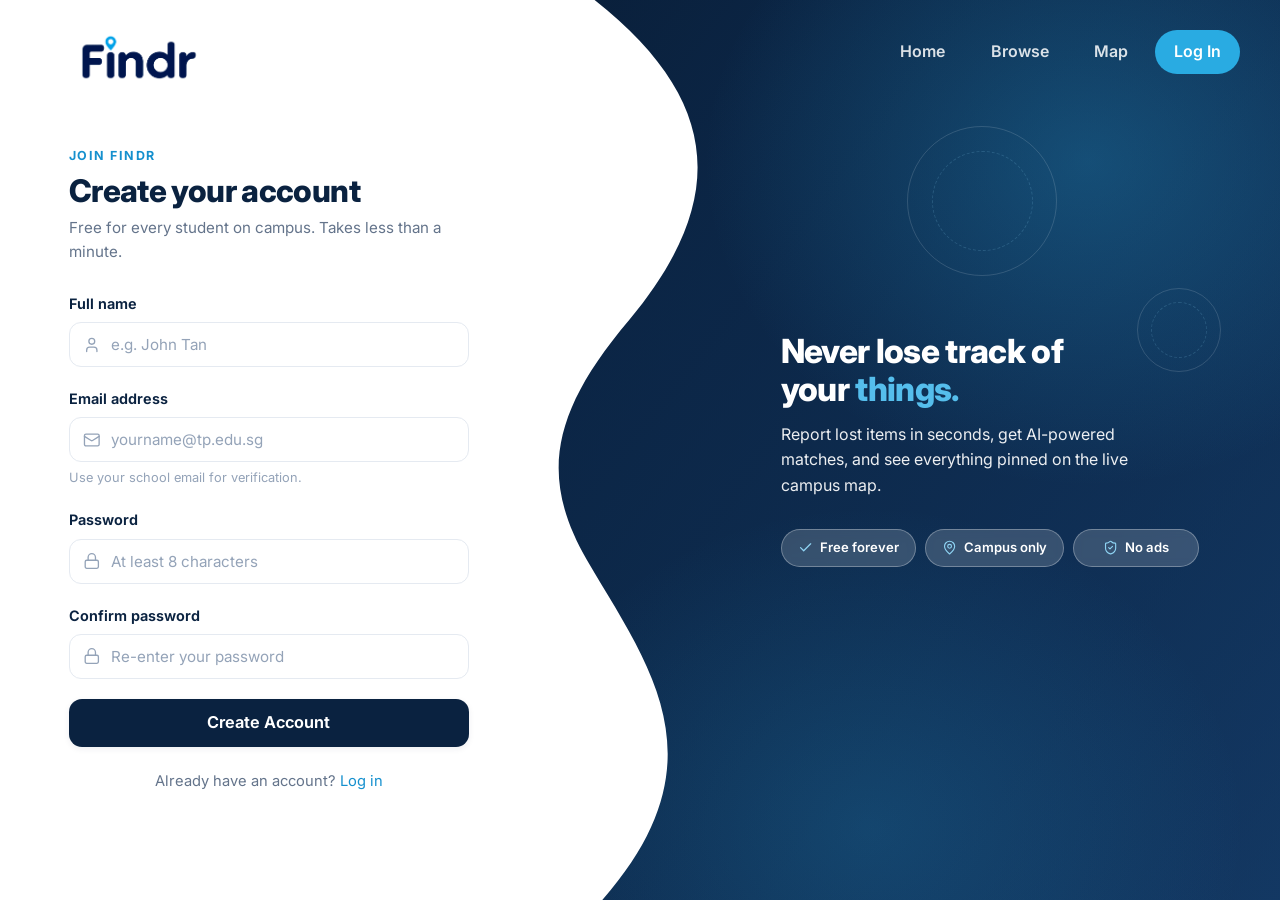
<file: src/findr/register.html>
<!DOCTYPE html>
<html lang="en">
<head>
    <meta charset="UTF-8">
    <meta name="viewport" content="width=device-width, initial-scale=1.0">
    <title>Sign Up — Findr</title>
    <!-- loads the fonts and styles used for this page -->
    <link rel="preconnect" href="https://fonts.googleapis.com">
    <link href="https://fonts.googleapis.com/css2?family=Inter:wght@400;500;600;700;800&display=swap" rel="stylesheet">
    <link rel="stylesheet" href="css/styles.css">
</head>
<body class="auth-body">

    <!-- sign up layout, white form panel on the left and the scene on the right -->
    <div class="auth2">
        <!-- left: white panel with organic curved edge -->
        <div class="auth2-panel">
            <a href="index.html" class="auth2-logo">
                <img src="images/logo.png" alt="Findr"
                     onerror="this.style.display='none';this.parentElement.insertAdjacentHTML('beforeend','&lt;span style=&quot;font-weight:800;font-size:1.6rem;color:#0A2240&quot;&gt;Findr&lt;/span&gt;')">
            </a>

            <div class="auth2-inner">
                <span class="eyebrow">Join Findr</span>
                <h1>Create your account</h1>
                <p class="auth2-sub">Free for every student on campus. Takes less than a minute.</p>

                <div id="register-alert" class="alert" style="display:none;"></div>

                <form id="register-form">
                    <div class="form-group">
                        <label class="form-label" for="name">Full name</label>
                        <div class="input-icon">
                            <span class="icon" data-ico="user"></span>
                            <input type="text" id="name" class="form-input" placeholder="e.g. John Tan" required>
                        </div>
                    </div>
                    <div class="form-group">
                        <label class="form-label" for="email">Email address</label>
                        <div class="input-icon">
                            <span class="icon" data-ico="mail"></span>
                            <input type="email" id="email" class="form-input" placeholder="yourname@tp.edu.sg" required>
                        </div>
                        <p class="form-hint">Use your school email for verification.</p>
                    </div>
                    <div class="form-group">
                        <label class="form-label" for="password">Password</label>
                        <div class="input-icon">
                            <span class="icon" data-ico="lock"></span>
                            <input type="password" id="password" class="form-input" placeholder="At least 8 characters" required minlength="8">
                        </div>
                    </div>
                    <div class="form-group">
                        <label class="form-label" for="confirm-password">Confirm password</label>
                        <div class="input-icon">
                            <span class="icon" data-ico="lock"></span>
                            <input type="password" id="confirm-password" class="form-input" placeholder="Re-enter your password" required>
                        </div>
                        <p class="form-error">Passwords do not match.</p>
                    </div>
                    <button type="submit" class="btn btn-primary btn-block btn-lg" id="register-btn">Create Account</button>
                </form>

                <div class="auth-footer">Already have an account? <a href="login.html">Log in</a></div>
            </div>

            <div class="auth2-curve" aria-hidden="true">
                <svg viewBox="0 0 100 900" preserveAspectRatio="none">
                    <path d="M0 0 H30 C96 100 100 200 48 320 C6 415 2 480 26 560 C58 665 98 760 34 900 H0 Z" fill="#ffffff"/>
                </svg>
            </div>
        </div>

        <!-- right: gradient scene with floating orbs -->
        <div class="auth2-scene">
            <nav class="auth2-nav">
                <a href="index.html">Home</a>
                <a href="browse.html">Browse</a>
                <a href="map.html">Map</a>
                <a href="login.html" class="pill">Log In</a>
            </nav>

            <div class="orb o2" aria-hidden="true"></div>
            <div class="orb o3" aria-hidden="true"></div>

            <div class="auth2-tag">
                <h2>Never lose track of<br>your <span>things.</span></h2>
                <p>Report lost items in seconds, get AI-powered matches, and see everything pinned on the live campus map.</p>
                <div class="chips">
                    <span><span class="icon" data-ico="check"></span>Free forever</span>
                    <span><span class="icon" data-ico="pin"></span>Campus only</span>
                    <span><span class="icon" data-ico="shield"></span>No ads</span>
                </div>
            </div>
        </div>
    </div>

    <!-- loads the javascript files needed for the page -->
    <script src="js/icons.js"></script>
    <script src="js/api.js"></script>
    <script src="js/ui.js"></script>
    <script src="js/register.js"></script>
</body>
</html>
</file>
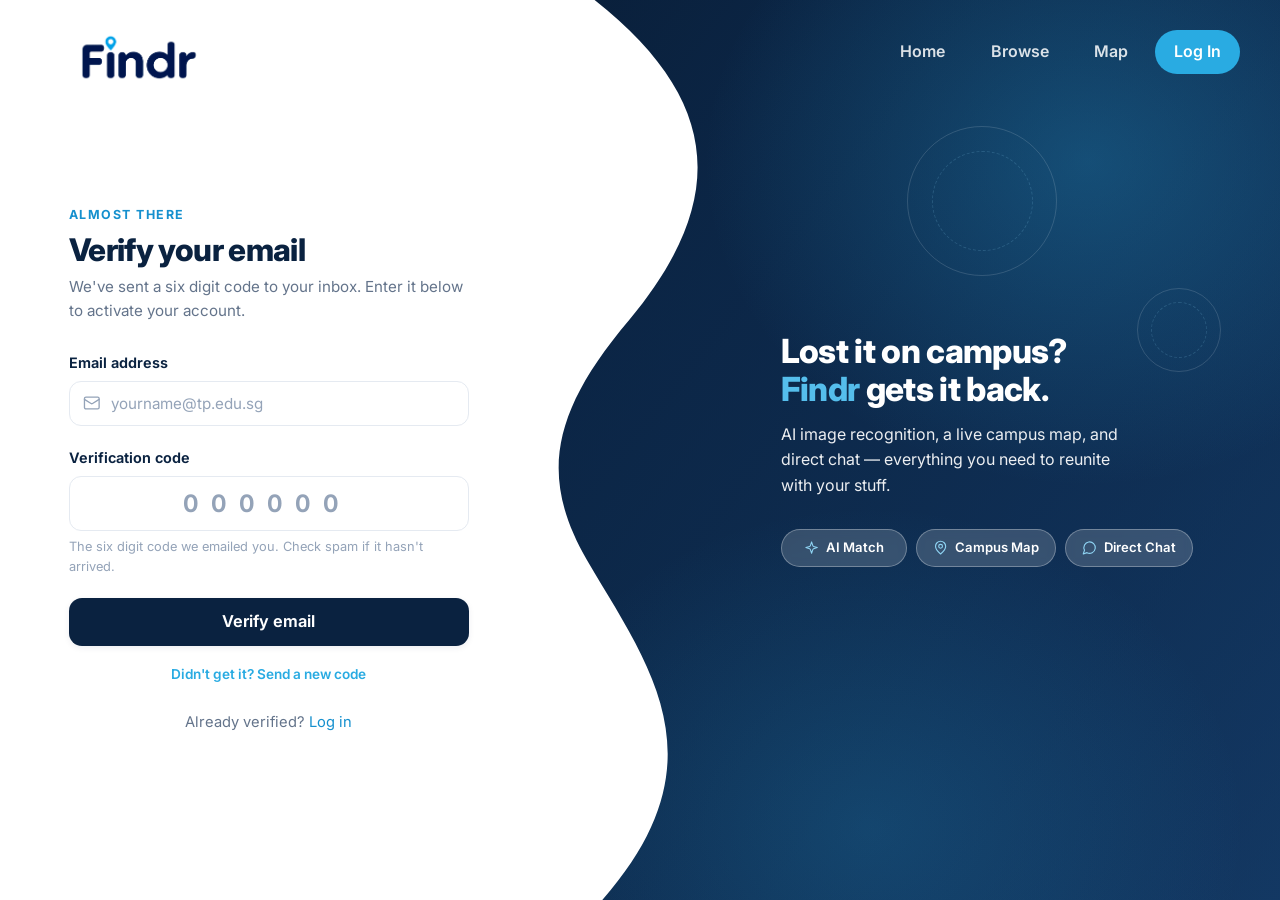
<file: src/findr/verify-email.html>
<!DOCTYPE html>
<html lang="en">
<head>
    <meta charset="UTF-8">
    <meta name="viewport" content="width=device-width, initial-scale=1.0">
    <title>Verify Email — Findr</title>
    <!-- loads the fonts and styles used for this page -->
    <link rel="preconnect" href="https://fonts.googleapis.com">
    <link href="https://fonts.googleapis.com/css2?family=Inter:wght@400;500;600;700;800&display=swap" rel="stylesheet">
    <link rel="stylesheet" href="css/styles.css">
</head>
<body class="auth-body">

    <!-- log in layout, white form panel on the left and the scene on the right -->
    <div class="auth2">
        <!-- left: white panel with organic curved edge -->
        <div class="auth2-panel">
            <a href="index.html" class="auth2-logo">
                <img src="images/logo.png" alt="Findr"
                     onerror="this.style.display='none';this.parentElement.insertAdjacentHTML('beforeend','&lt;span style=&quot;font-weight:800;font-size:1.6rem;color:#0A2240&quot;&gt;Findr&lt;/span&gt;')">
            </a>

            <div class="auth2-inner">
                <span class="eyebrow">Almost there</span>
                <h1>Verify your email</h1>
                <p class="auth2-sub">We've sent a six digit code to your inbox. Enter it below to activate your account.</p>

                <div id="page-alert" class="alert" style="display:none;"></div>

                <form id="verify-form">
                    <div class="form-group">
                        <label class="form-label" for="email">Email address</label>
                        <div class="input-icon">
                            <span class="icon" data-ico="mail"></span>
                            <input type="email" id="email" class="form-input" placeholder="yourname@tp.edu.sg" required>
                        </div>
                    </div>
                    <div class="form-group">
                        <label class="form-label" for="code">Verification code</label>
                        <input type="text" id="code" class="form-input code-input" inputmode="numeric"
                               autocomplete="one-time-code" maxlength="6" placeholder="000000" required>
                        <div class="form-hint">The six digit code we emailed you. Check spam if it hasn't arrived.</div>
                    </div>
                    <button type="submit" class="btn btn-primary btn-block btn-lg" id="verify-btn">Verify email</button>
                </form>

                <button type="button" class="link-btn" id="resend-btn">Didn't get it? Send a new code</button>

                <div class="auth-footer">Already verified? <a href="login.html">Log in</a></div>
            </div>

            <div class="auth2-curve" aria-hidden="true">
                <svg viewBox="0 0 100 900" preserveAspectRatio="none">
                    <path d="M0 0 H30 C96 100 100 200 48 320 C6 415 2 480 26 560 C58 665 98 760 34 900 H0 Z" fill="#ffffff"/>
                </svg>
            </div>
        </div>

        <!-- right: gradient scene with floating orbs -->
        <div class="auth2-scene">
            <nav class="auth2-nav">
                <a href="index.html">Home</a>
                <a href="browse.html">Browse</a>
                <a href="map.html">Map</a>
                <a href="login.html" class="pill">Log In</a>
            </nav>

            <div class="orb o2" aria-hidden="true"></div>
            <div class="orb o3" aria-hidden="true"></div>

            <div class="auth2-tag">
                <h2>Lost it on campus?<br><span>Findr</span> gets it back.</h2>
                <p>AI image recognition, a live campus map, and direct chat — everything you need to reunite with your stuff.</p>
                <div class="chips">
                    <span><span class="icon" data-ico="sparkles"></span>AI Match</span>
                    <span><span class="icon" data-ico="pin"></span>Campus Map</span>
                    <span><span class="icon" data-ico="message"></span>Direct Chat</span>
                </div>
            </div>
        </div>
    </div>

    <!-- loads the javascript files needed for the page -->
    <script src="js/icons.js"></script>
    <script src="js/api.js"></script>
    <script src="js/ui.js"></script>
    <script src="js/verify-email.js"></script>
</body>
</html>
</file>
<file: src/findr/css/styles.css>
:root {
    --navy-900: #061426;
    --navy-800: #0A2240;   /* primary brand navy */
    --navy-700: #0F2E54;
    --navy-600: #16406f;
    --navy-500: #1E5288;
    --blue-600: #1590CE;
    --blue-500: #29ABE2;   /* logo pin blue — accent */
    --blue-400: #55BEEC;
    --blue-300: #8FD4F3;
    --blue-50:  #EAF7FD;

    /* neutrals */
    --ink:      #0B1B2E;
    --gray-900: #0F172A;
    --gray-700: #334155;
    --gray-600: #475569;
    --gray-500: #64748B;
    --gray-400: #94A3B8;
    --gray-300: #CBD5E1;
    --gray-200: #E5EAF1;
    --gray-100: #F1F5F9;
    --gray-50:  #F7F9FC;
    --white:    #FFFFFF;

    /* semantic (muted, professional) */
    --lost:        #E05252;
    --lost-bg:     #FCEDED;
    --found:       #17A673;
    --found-bg:    #E6F6EF;
    --open:        #C68A1A;
    --open-bg:     #FBF1DC;
    --claimed:     #1590CE;
    --claimed-bg:  #E4F3FB;
    --closed:      #6B7A90;
    --closed-bg:   #EDF0F4;

    /* type */
    --font: 'Inter', -apple-system, BlinkMacSystemFont, 'Segoe UI', Roboto, sans-serif;

    /* radius */
    --r-sm: 8px;
    --r:    12px;
    --r-lg: 16px;
    --r-xl: 22px;
    --r-2xl: 30px;

    /* shadow */
    --sh-xs: 0 1px 2px rgba(10, 34, 64, 0.06);
    --sh-sm: 0 2px 6px rgba(10, 34, 64, 0.07);
    --sh:    0 6px 18px rgba(10, 34, 64, 0.08);
    --sh-md: 0 12px 30px rgba(10, 34, 64, 0.10);
    --sh-lg: 0 24px 60px rgba(10, 34, 64, 0.16);

    --ring: 0 0 0 4px rgba(41, 171, 226, 0.18);
    --t: all 0.22s cubic-bezier(0.4, 0, 0.2, 1);
    --maxw: 1440px;
}

/* ---------- reset ---------- */
*, *::before, *::after { margin: 0; padding: 0; box-sizing: border-box; }

html { scroll-behavior: smooth; -webkit-text-size-adjust: 100%; }

body {
    font-family: var(--font);
    color: var(--gray-700);
    background: var(--gray-50);
    line-height: 1.6;
    min-height: 100vh;
    display: flex;
    flex-direction: column;
    -webkit-font-smoothing: antialiased;
    text-rendering: optimizeLegibility;
}

a { text-decoration: none; color: var(--blue-600); transition: var(--t); }
a:hover { color: var(--navy-700); }
img { max-width: 100%; display: block; }
ul { list-style: none; }

h1, h2, h3, h4, h5, h6 {
    color: var(--ink);
    line-height: 1.15;
    font-weight: 800;
    letter-spacing: -0.02em;
}
h1 { font-size: clamp(2rem, 4vw, 3.25rem); }
h2 { font-size: clamp(1.6rem, 3vw, 2.4rem); }
h3 { font-size: 1.4rem; }
h4 { font-size: 1.15rem; }
p { color: var(--gray-600); }

/* ---------- icons ---------- */
.icon { display: inline-flex; align-items: center; justify-content: center; line-height: 0; }
.icon svg { width: 1em; height: 1em; display: block; }

/* ---------- layout ---------- */
.container {
    width: 100%;
    max-width: var(--maxw);
    margin: 0 auto;
    padding: 0 clamp(1.25rem, 4vw, 2.5rem);
}
.main-content { flex: 1; position: relative; }
/* ambient background for inner pages: a light top tint plus one very soft
   corner glow — no rings, no dot clusters, no heavy haze */
.main-content::before {
    content: ''; position: absolute; inset: 0; pointer-events: none; z-index: 0;
    background-image:
        linear-gradient(180deg, rgba(30, 82, 136, 0.05), rgba(30, 82, 136, 0) 100%),
        radial-gradient(closest-side, rgba(41, 171, 226, 0.07), transparent);
    background-repeat: no-repeat;
    background-size:
        100% 200px,
        640px 640px;
    background-position:
        top center,
        -260px calc(100% + 180px);
}
.main-content > .container { position: relative; z-index: 1; }
.section { padding: clamp(3.5rem, 7vw, 6rem) 0; }
.section-tight { padding: clamp(2.5rem, 5vw, 4rem) 0; }
.bg-white { background: var(--white); }
.bg-gray { background: var(--gray-50); }
.bg-soft { background: linear-gradient(180deg, var(--white), var(--gray-50)); }

/* ---------- page transitions: soft fade + rise ----------
   JS-driven (see initPageTransitions in ui.js) so it works everywhere,
   including pages opened straight from the file system. */
@keyframes pageFadeIn { from { opacity: 0; } to { opacity: 1; } }
@keyframes pageRise {
    from { opacity: 0; transform: translateY(14px); }
    to   { opacity: 1; transform: none; }
}
body { animation: pageFadeIn 0.26s ease; }
.main-content, .page-hero, .hero, .auth2 {
    animation: pageRise 0.34s cubic-bezier(0.4, 0, 0.2, 1) backwards;
}
body.page-leave { opacity: 0; transition: opacity 0.16s ease; animation: none; }
@media (prefers-reduced-motion: reduce) {
    body, .main-content, .page-hero, .hero, .auth2 { animation: none; }
    body.page-leave { opacity: 1; transition: none; }
}

/* ---------- navbar (floating glass pill · scroll-transform · sliding indicator) ---------- */
.navbar {
    position: fixed;
    top: 0; left: 0; right: 0;
    z-index: 1000;
    padding: 0.85rem 0;
    background: transparent;
}
/* the container IS the floating pill */
.navbar .container {
    display: flex;
    align-items: center;
    justify-content: space-between;
    padding-top: 0.5rem;
    padding-bottom: 0.5rem;
    border-radius: 18px;
    background: rgba(255, 255, 255, 0.82);
    backdrop-filter: saturate(180%) blur(16px);
    -webkit-backdrop-filter: saturate(180%) blur(16px);
    border: 1px solid var(--gray-200);
    box-shadow: var(--sh);
    transition: background 0.35s ease, box-shadow 0.35s ease, border-color 0.35s ease;
}
/* transparent state — floating clean over the dark hero */
.navbar.transparent .container {
    background: transparent;
    border-color: transparent;
    box-shadow: none;
    backdrop-filter: none;
    -webkit-backdrop-filter: none;
}

.navbar-brand { display: flex; align-items: center; gap: 0.6rem; }
.navbar-brand img { height: 42px; width: auto; display: block; }
/* two logo variants: navy version on light navbar, white version over the dark hero */
.navbar-brand .logo-light { display: none; }
.navbar.transparent .logo-dark { display: none; }
.navbar.transparent .logo-light { display: block; }
.navbar-brand .brand-fallback {
    display: flex; align-items: center; gap: 0.55rem;
    font-size: 1.5rem; font-weight: 800; color: var(--navy-800);
    letter-spacing: -0.03em;
}
.navbar-brand .brand-fallback .pin {
    width: 30px; height: 30px; border-radius: 9px;
    background: var(--navy-800); color: #fff;
    display: grid; place-items: center; font-size: 1rem;
}
.navbar.transparent .brand-fallback { color: #fff; }
.navbar.transparent .brand-fallback .pin { background: #fff; color: var(--navy-800); }

.navbar-links { display: flex; align-items: center; gap: 0.15rem; position: relative; }
.nav-indicator {
    position: absolute; top: 50%; left: 0; height: 38px; width: 0;
    transform: translate(0, -50%);
    background: var(--blue-50);
    border-radius: 11px;
    z-index: 0; opacity: 0; pointer-events: none;
    transition: transform 0.3s cubic-bezier(.4,0,.2,1), width 0.3s cubic-bezier(.4,0,.2,1), background 0.3s ease, opacity 0.2s ease;
}
.nav-indicator.show { opacity: 1; }
.navbar.transparent .nav-indicator { background: rgba(255, 255, 255, 0.16); }
.navbar-links a {
    position: relative; z-index: 1;
    padding: 0.5rem 1rem;
    border-radius: 11px;
    color: var(--gray-600);
    font-weight: 550;
    font-size: 0.95rem;
    transition: color 0.2s ease;
}
.navbar-links a:hover, .navbar-links a.active { color: var(--navy-800); }
.navbar.transparent .navbar-links a { color: rgba(255, 255, 255, 0.82); }
.navbar.transparent .navbar-links a:hover, .navbar.transparent .navbar-links a.active { color: #fff; }

.navbar-auth { display: flex; align-items: center; gap: 0.6rem; }
.navbar-user { font-size: 0.9rem; color: var(--gray-600); }
.navbar-user strong { color: var(--navy-800); }
.navbar.transparent .navbar-user { color: rgba(255, 255, 255, 0.85); }
.navbar.transparent .navbar-user strong { color: #fff; }
.navbar.transparent .btn-ghost { color: #fff; }
.navbar.transparent .btn-ghost:hover { background: rgba(255, 255, 255, 0.14); color: #fff; }
.navbar.transparent .btn-primary { background: #fff; color: var(--navy-800); box-shadow: none; }
.navbar.transparent .btn-primary:hover { background: var(--blue-50); color: var(--navy-800); }

.menu-toggle {
    display: none; background: none; border: none; color: var(--navy-800);
    font-size: 1.5rem; cursor: pointer; padding: 0.35rem; line-height: 0;
}
.menu-toggle .icon { font-size: 1.6rem; }
.navbar.transparent .menu-toggle { color: #fff; }

/* ---------- buttons ---------- */
.btn {
    display: inline-flex; align-items: center; justify-content: center; gap: 0.5rem;
    padding: 0.7rem 1.4rem;
    border: none; border-radius: 11px;
    font-family: var(--font); font-size: 0.95rem; font-weight: 650;
    cursor: pointer; transition: var(--t); white-space: nowrap; line-height: 1.2;
}
.btn .icon { font-size: 1.15em; }
.btn:active { transform: translateY(1px); }

.btn-primary { background: var(--navy-800); color: #fff; box-shadow: var(--sh-sm); }
.btn-primary:hover { background: var(--navy-700); color: #fff; box-shadow: var(--sh); transform: translateY(-1px); }

.btn-accent { background: var(--blue-500); color: #fff; box-shadow: 0 6px 16px rgba(41,171,226,0.35); }
.btn-accent:hover { background: var(--blue-600); color: #fff; transform: translateY(-1px); box-shadow: 0 10px 22px rgba(41,171,226,0.4); }

.btn-secondary { background: var(--white); color: var(--navy-800); border: 1px solid var(--gray-200); }
.btn-secondary:hover { background: var(--gray-50); border-color: var(--gray-300); color: var(--navy-800); }

.btn-ghost { background: transparent; color: var(--navy-800); }
.btn-ghost:hover { background: var(--gray-100); color: var(--navy-800); }

.btn-danger { background: var(--lost); color: #fff; }
.btn-danger:hover { background: #c93f3f; color: #fff; }

.btn-glass { background: rgba(255,255,255,0.12); color: #fff; border: 1px solid rgba(255,255,255,0.35); backdrop-filter: blur(6px); }
.btn-glass:hover { background: rgba(255,255,255,0.22); color: #fff; }

.btn-white { background: #fff; color: var(--navy-800); }
.btn-white:hover { background: var(--blue-50); color: var(--navy-800); transform: translateY(-1px); }

.btn-sm { padding: 0.45rem 0.9rem; font-size: 0.85rem; border-radius: 9px; }
.btn-lg { padding: 0.9rem 1.9rem; font-size: 1.02rem; border-radius: 13px; }
.btn-block { width: 100%; }

/* ---------- eyebrow / labels ---------- */
.eyebrow {
    display: inline-flex; align-items: center; gap: 0.45rem;
    font-size: 0.78rem; font-weight: 700; letter-spacing: 0.12em; text-transform: uppercase;
    color: var(--blue-600);
}
.eyebrow-light { color: var(--blue-300); }

/* ---------- hero ---------- */
.hero {
    position: relative;
    min-height: 700px;
    padding-top: 88px;
    display: flex; align-items: center;
    color: #fff;
    overflow: hidden;
    background: var(--navy-800);
}
.hero::before {
    content: '';
    position: absolute; inset: -30px;
    background-image: url('https://images.unsplash.com/photo-1498243691581-b145c3f54a5a?q=80&w=2070&auto=format&fit=crop');
    background-size: cover; background-position: center;
    filter: blur(5px) brightness(0.55) saturate(1.05);
    transform: scale(1.06);
    z-index: 0;
}
.hero::after {
    content: '';
    position: absolute; inset: 0;
    background:
        linear-gradient(115deg, rgba(6,20,38,0.94) 0%, rgba(10,34,64,0.82) 45%, rgba(10,34,64,0.35) 100%),
        radial-gradient(120% 120% at 90% 10%, rgba(41,171,226,0.28) 0%, transparent 55%);
    z-index: 1;
}
.hero .container { position: relative; z-index: 2; }
.hero-inner { max-width: 660px; padding: 5rem 0; }
.hero h1 { color: #fff; margin: 1.1rem 0; }
.hero h1 .accent { color: var(--blue-400); }
.hero-sub { font-size: clamp(1.05rem, 1.6vw, 1.25rem); color: rgba(255,255,255,0.82); max-width: 560px; }
.hero-actions { display: flex; gap: 0.85rem; margin-top: 2rem; flex-wrap: wrap; }

/* hero search */
.hero-search {
    margin-top: 2.4rem;
    display: flex; gap: 0.6rem;
    background: rgba(255,255,255,0.1);
    border: 1px solid rgba(255,255,255,0.28);
    border-radius: 16px;
    padding: 0.6rem;
    max-width: 560px;
    backdrop-filter: blur(8px);
}
.hero-search input {
    flex: 1; border: none; background: transparent; color: #fff;
    font-family: var(--font); font-size: 1rem; padding: 0.55rem 0.85rem; outline: none;
}
.hero-search input::placeholder { color: rgba(255,255,255,0.7); }

.hero-scroll-fade { position: absolute; bottom: 0; left: 0; right: 0; height: 90px;
    background: linear-gradient(180deg, transparent, var(--gray-50)); z-index: 2; }

/* ---------- stats band ---------- */
.stats-band {
    display: grid; grid-template-columns: repeat(4, 1fr); gap: 1.5rem;
    background: #fff; border: 1px solid var(--gray-200); border-radius: var(--r-xl);
    padding: 2rem; box-shadow: var(--sh);
    margin-top: -3.5rem; position: relative; z-index: 5;
}
.stat {
    display: flex; align-items: center; gap: 1rem; text-align: left;
    color: inherit; text-decoration: none;
    padding: 0.5rem 0.9rem; border-radius: 14px;
    transition: var(--t); position: relative;
}
a.stat:hover { transform: translateY(-2px); box-shadow: var(--sh-md); background: #fff; }
.stat-ico {
    width: 48px; height: 48px; border-radius: 13px; flex-shrink: 0;
    display: grid; place-items: center; font-size: 1.3rem;
    background: var(--blue-50); color: var(--blue-600);
}
.stat-ico.green { background: var(--found-bg); color: var(--found); }
.stat-ico.amber { background: var(--open-bg); color: var(--open); }
.stat-ico.navy  { background: #E8EDF5; color: var(--navy-800); }
.stat-num { font-size: clamp(1.7rem, 3vw, 2.15rem); font-weight: 800; color: var(--navy-800); letter-spacing: -0.03em; line-height: 1.05; }
.stat-num .u { color: var(--blue-500); }
.stat-label { font-size: 0.82rem; color: var(--gray-500); font-weight: 600; margin-top: 0.1rem; }
.stat-go {
    margin-left: auto; color: var(--blue-600); font-size: 1.05rem;
    opacity: 0; transform: translateX(-6px); transition: var(--t);
}
a.stat:hover .stat-go { opacity: 1; transform: translateX(0); }
.stat + .stat { border-left: 1px solid var(--gray-200); }

/* ---------- section header ---------- */
.section-header { text-align: center; max-width: 640px; margin: 0 auto clamp(2.5rem, 4vw, 3.5rem); }
.section-header h2 { margin: 0.7rem 0 0.6rem; }
.section-header p { font-size: 1.05rem; }
.section-header.left { text-align: left; margin-left: 0; }

/* ---------- feature cards ---------- */
.feature-grid { display: grid; grid-template-columns: repeat(3, 1fr); gap: 1.5rem; }
.feature {
    display: block; color: inherit; text-decoration: none;
    background: #fff; border: 1px solid var(--gray-200); border-radius: var(--r-lg);
    padding: 2.2rem 1.8rem; transition: var(--t); position: relative; overflow: hidden;
}
.feature:hover { transform: translateY(-4px); box-shadow: var(--sh-md); border-color: var(--blue-400); }
.feature-num {
    position: absolute; top: 1.1rem; right: 1.4rem;
    font-size: 3.2rem; font-weight: 800; line-height: 1;
    color: var(--blue-50);
    -webkit-text-stroke: 2px var(--blue-300);
    transition: var(--t);
}
.feature:hover .feature-num { color: var(--blue-50); -webkit-text-stroke: 2px var(--blue-500); }
.feature-cta {
    display: inline-flex; align-items: center; gap: 0.4rem;
    margin-top: 1rem; font-size: 0.88rem; font-weight: 700; color: var(--blue-600);
    opacity: 0; transform: translateX(-6px); transition: var(--t);
}
.feature:hover .feature-cta { opacity: 1; transform: translateX(0); }
.feature-ico {
    width: 58px; height: 58px; border-radius: 15px;
    background: linear-gradient(135deg, var(--navy-800), var(--navy-600));
    color: #fff; display: grid; place-items: center; font-size: 1.5rem; margin-bottom: 1.2rem;
    box-shadow: var(--sh-sm);
}
.feature:nth-child(2) .feature-ico { background: linear-gradient(135deg, var(--blue-600), var(--blue-400)); }
.feature h4 { margin-bottom: 0.5rem; }
.feature p { font-size: 0.94rem; }

/* ---------- cards (reports) ---------- */
.card-grid { display: grid; grid-template-columns: repeat(3, 1fr); gap: 1.6rem; }
.card {
    display: flex; flex-direction: column;
    background: #fff; border: 1px solid var(--gray-200); border-radius: var(--r-lg);
    overflow: hidden; transition: var(--t); height: 100%;
}
.card:hover { transform: translateY(-5px); box-shadow: var(--sh-md); border-color: var(--gray-300); }
.card-media { position: relative; aspect-ratio: 4 / 3; overflow: hidden; background: var(--gray-100); }
.card-media img { width: 100%; height: 100%; object-fit: cover; transition: transform 0.5s ease; }
.card:hover .card-media img { transform: scale(1.06); }
.card-media .type-flag {
    position: absolute; top: 0.85rem; left: 0.85rem;
}
.card-media .status-flag { position: absolute; top: 0.85rem; right: 0.85rem; }
.card-body { padding: 1.15rem 1.2rem 1.3rem; display: flex; flex-direction: column; flex: 1; }
.card-title { font-size: 1.08rem; font-weight: 700; color: var(--ink); margin-bottom: 0.4rem; letter-spacing: -0.01em; }
.card-text { font-size: 0.9rem; color: var(--gray-500); margin-bottom: 0.9rem; line-height: 1.55;
    display: -webkit-box; -webkit-line-clamp: 2; -webkit-box-orient: vertical; overflow: hidden; }
.card-meta { display: flex; flex-wrap: wrap; gap: 0.4rem 1rem; font-size: 0.82rem; color: var(--gray-500); margin-top: auto; }
.card-meta span { display: inline-flex; align-items: center; gap: 0.35rem; }
.card-meta .icon { font-size: 0.95rem; color: var(--gray-400); }
.card-labels { display: flex; flex-wrap: wrap; gap: 0.4rem; margin-top: 0.9rem; padding-top: 0.9rem; border-top: 1px solid var(--gray-100); }

/* ---------- badges / tags ---------- */
.badge {
    display: inline-flex; align-items: center; gap: 0.4rem;
    padding: 0.3rem 0.7rem; border-radius: 50px;
    font-size: 0.76rem; font-weight: 650; letter-spacing: 0.01em;
    background: var(--white); box-shadow: var(--sh-xs);
}
.badge .dot { width: 7px; height: 7px; border-radius: 50%; }
.badge-lost   { color: var(--lost);   background: var(--lost-bg); }
.badge-lost .dot { background: var(--lost); }
.badge-found  { color: var(--found);  background: var(--found-bg); }
.badge-found .dot { background: var(--found); }
.badge-open   { color: var(--open);   background: var(--open-bg); }
.badge-open .dot { background: var(--open); }
.badge-claimed{ color: var(--claimed);background: var(--claimed-bg); }
.badge-claimed .dot { background: var(--claimed); }
.badge-closed { color: var(--closed); background: var(--closed-bg); }
.badge-closed .dot { background: var(--closed); }

.chip {
    display: inline-flex; align-items: center; gap: 0.3rem;
    padding: 0.28rem 0.6rem; border-radius: 8px;
    font-size: 0.76rem; font-weight: 600;
    background: var(--blue-50); color: var(--blue-600);
    border: 1px solid #d7edf9;
}
.chip .icon { font-size: 0.85rem; opacity: 0.8; }

/* ---------- CTA band ---------- */
.cta-band {
    position: relative; overflow: hidden;
    background: linear-gradient(120deg, var(--navy-800), var(--navy-600));
    border-radius: var(--r-2xl); padding: clamp(2.5rem, 5vw, 4rem);
    color: #fff; text-align: center;
}
.cta-band::after {
    content: ''; position: absolute; inset: 0;
    background: radial-gradient(90% 120% at 85% 15%, rgba(41,171,226,0.35), transparent 55%);
}
.cta-band > * { position: relative; z-index: 1; }
.cta-band h2 { color: #fff; margin-bottom: 0.6rem; }
.cta-band p { color: rgba(255,255,255,0.8); max-width: 520px; margin: 0 auto 1.8rem; }
.cta-actions { display: flex; gap: 0.85rem; justify-content: center; flex-wrap: wrap; }

/* ---------- page header ---------- */
/* set a per-page photo with: <header class="page-hero" style="--pg-img:url('...')"> */
.page-hero {
    background: linear-gradient(120deg, var(--navy-800), var(--navy-600));
    color: #fff; position: relative; overflow: hidden;
    /* clean edge with a subtle shadow instead of a foggy fade into the page */
    box-shadow: 0 8px 24px rgba(10, 34, 64, 0.14);
}
.page-hero::before {
    content: ''; position: absolute; inset: 0;
    background-image: var(--pg-img, none);
    background-size: cover; background-position: var(--pg-pos, center);
    transform: scale(1.03);
}
.page-hero::after {
    content: ''; position: absolute; inset: 0;
    /* dark and readable behind the heading on the left, image detail visible on the right */
    background:
        linear-gradient(100deg, rgba(6,20,38,0.94) 0%, rgba(10,34,64,0.84) 40%, rgba(10,34,64,0.45) 72%, rgba(10,34,64,0.22) 100%),
        radial-gradient(80% 140% at 90% 0%, rgba(41,171,226,0.16), transparent 55%);
}
.page-hero .container { position: relative; z-index: 1; padding-top: 7.5rem; padding-bottom: 4.5rem; }
.page-hero h1 { color: #fff; margin-bottom: 0.4rem; }
.page-hero p { color: rgba(255,255,255,0.8); max-width: 620px; }
.page-hero .breadcrumb { color: rgba(255,255,255,0.6); font-size: 0.85rem; margin-bottom: 0.8rem; display: flex; align-items: center; gap: 0.4rem; }
.page-hero .breadcrumb a { color: rgba(255,255,255,0.8); }
.page-hero .breadcrumb a:hover { color: #fff; }

/* ---------- forms ---------- */
.form-group { margin-bottom: 1.25rem; }
.form-label { display: block; font-weight: 650; font-size: 0.9rem; color: var(--navy-800); margin-bottom: 0.45rem; }
.form-input, .form-select, .form-textarea {
    width: 100%; padding: 0.75rem 0.95rem;
    border: 1.5px solid var(--gray-200); border-radius: var(--r);
    font-family: var(--font); font-size: 0.95rem; color: var(--ink); background: #fff;
    transition: var(--t);
}
.form-input::placeholder { color: var(--gray-400); }
.form-input:focus, .form-select:focus, .form-textarea:focus {
    outline: none; border-color: var(--blue-500); box-shadow: var(--ring);
}
.form-textarea { resize: vertical; min-height: 110px; }
.form-hint { font-size: 0.8rem; color: var(--gray-400); margin-top: 0.35rem; }
.form-error { font-size: 0.8rem; color: var(--lost); margin-top: 0.35rem; display: none; }
.form-group.error .form-input,
.form-group.error .form-select { border-color: var(--lost); }
.form-group.error .form-error { display: block; }
.input-icon { position: relative; }
.input-icon .icon { position: absolute; left: 0.9rem; top: 50%; transform: translateY(-50%); color: var(--gray-400); font-size: 1.1rem; }
.input-icon .form-input { padding-left: 2.6rem; }

/* ---------- file upload ---------- */
.file-upload {
    border: 2px dashed var(--gray-300); border-radius: var(--r-lg);
    padding: 2.2rem 1.5rem; text-align: center; cursor: pointer; transition: var(--t);
    background: var(--gray-50);
}
.file-upload:hover { border-color: var(--blue-500); background: var(--blue-50); }
.file-upload-ico { font-size: 2rem; color: var(--blue-500); margin-bottom: 0.6rem; }
.file-upload-text { font-size: 0.94rem; color: var(--gray-500); }
.file-upload-text span { color: var(--blue-600); font-weight: 650; }
.file-upload-preview { margin-top: 1rem; display: none; }
.file-upload-preview img { max-height: 220px; border-radius: var(--r); margin: 0 auto; box-shadow: var(--sh-sm); }

/* AI panel */
.ai-panel {
    background: linear-gradient(180deg, var(--blue-50), #fff);
    border: 1px solid #d7edf9; border-radius: var(--r-lg); padding: 1.1rem 1.2rem; margin-bottom: 1.25rem;
}
.ai-panel-head { display: flex; align-items: center; gap: 0.5rem; font-weight: 700; color: var(--navy-800); font-size: 0.95rem; margin-bottom: 0.2rem; }
.ai-panel-head .icon { color: var(--blue-500); font-size: 1.1rem; }
.ai-panel-sub { font-size: 0.82rem; color: var(--gray-500); margin-bottom: 0.75rem; }
.ai-labels { display: flex; flex-wrap: wrap; gap: 0.4rem; }
.ai-loading { display: inline-flex; align-items: center; gap: 0.5rem; color: var(--gray-500); font-size: 0.88rem; }
.spinner {
    width: 15px; height: 15px; border: 2px solid var(--blue-300); border-top-color: var(--blue-500);
    border-radius: 50%; animation: spin 0.7s linear infinite;
}
@keyframes spin { to { transform: rotate(360deg); } }

/* ---------- cards / surface ---------- */
.surface {
    background: #fff; border: 1px solid var(--gray-200); border-radius: var(--r-xl);
    padding: clamp(1.5rem, 3vw, 2.25rem); box-shadow: var(--sh-sm);
}

/* ---------- campus Map ---------- */
.map-layout { display: grid; grid-template-columns: 1.5fr 0.85fr; gap: 2rem; align-items: start; }
.map-panel { background: #fff; border: 1px solid var(--gray-200); border-radius: var(--r-xl); padding: 1.25rem; box-shadow: var(--sh-sm); }
.map-legend { display: flex; align-items: center; gap: 1.25rem; margin-bottom: 0.9rem; padding: 0 0.25rem; }
.map-legend-item { display: inline-flex; align-items: center; gap: 0.45rem; font-size: 0.85rem; font-weight: 600; color: var(--gray-600); }
.map-legend-item .dot { width: 10px; height: 10px; border-radius: 50%; }
.map-legend-hint { margin-left: auto; font-size: 0.8rem; color: var(--gray-400); }
/* interactive Leaflet map */
.campus-map {
    width: 100%; height: 560px;
    border-radius: 14px; overflow: hidden;
    position: relative; z-index: 0; /* keep Leaflet panes under the fixed navbar */
    background: var(--gray-100);
}
.leaflet-container { font-family: var(--font); }

/* custom count pins */
.tp-marker { background: none !important; border: none !important; }
.tp-pin { position: relative; width: 46px; display: flex; flex-direction: column; align-items: center; cursor: pointer; }
.tp-bubble {
    width: 38px; height: 38px; border-radius: 50%;
    background: var(--navy-800); color: #fff;
    border: 3px solid #fff;
    box-shadow: 0 4px 12px rgba(10, 34, 64, 0.35);
    display: grid; place-items: center;
    font-weight: 800; font-size: 0.95rem;
    transition: transform 0.18s ease, background 0.18s ease, box-shadow 0.18s ease;
}
.tp-tip {
    width: 0; height: 0;
    border-left: 7px solid transparent; border-right: 7px solid transparent;
    border-top: 9px solid var(--navy-800);
    margin-top: -2px;
    filter: drop-shadow(0 2px 2px rgba(10, 34, 64, 0.25));
    transition: border-top-color 0.18s ease;
}
.tp-tag {
    margin-top: 4px;
    background: #fff; color: var(--navy-800);
    padding: 2px 9px; border-radius: 50px;
    font-size: 11px; font-weight: 700; white-space: nowrap;
    border: 1px solid var(--gray-200); box-shadow: var(--sh-sm);
    transition: background 0.18s ease, color 0.18s ease;
}
.tp-pin:hover .tp-bubble { transform: scale(1.12); }
.tp-pin.sel .tp-bubble { background: var(--blue-500); box-shadow: 0 0 0 5px rgba(41,171,226,0.3), 0 4px 12px rgba(10,34,64,0.35); }
.tp-pin.sel .tp-tip { border-top-color: var(--blue-500); }
.tp-pin.sel .tp-tag { background: var(--blue-500); color: #fff; border-color: var(--blue-500); }
.tp-pin.zero .tp-bubble { background: var(--gray-400); }
.tp-pin.zero .tp-tip { border-top-color: var(--gray-400); }

.map-fallback { padding: 3.5rem 1.5rem; text-align: center; color: var(--gray-500); background: var(--gray-100); border-radius: 14px; height: 100%; display: flex; flex-direction: column; align-items: center; justify-content: center; gap: 0.5rem; }

.map-side { background: #fff; border: 1px solid var(--gray-200); border-radius: var(--r-xl); box-shadow: var(--sh-sm); overflow: hidden; position: sticky; top: 104px; }
.map-side-head { display: flex; align-items: center; justify-content: space-between; padding: 1.25rem 1.35rem; border-bottom: 1px solid var(--gray-100); }
.map-side-eyebrow { font-size: 0.72rem; text-transform: uppercase; letter-spacing: 0.08em; color: var(--blue-600); font-weight: 700; }
.map-side-head h3 { font-size: 1.2rem; margin-top: 0.15rem; }
.zone-list { max-height: 560px; overflow-y: auto; padding: 0.6rem; }
.zone-item { display: flex; gap: 0.85rem; padding: 0.7rem; border-radius: var(--r); transition: var(--t); }
.zone-item:hover { background: var(--gray-50); }
.zone-item img { width: 62px; height: 62px; border-radius: 10px; object-fit: cover; flex-shrink: 0; background: var(--gray-100); }
.zone-item-info { min-width: 0; flex: 1; }
.zone-item-top { display: flex; gap: 0.4rem; margin-bottom: 0.25rem; }
.zone-item-title { font-weight: 700; color: var(--ink); font-size: 0.95rem; white-space: nowrap; overflow: hidden; text-overflow: ellipsis; }
.zone-item-meta { display: flex; align-items: center; gap: 0.3rem; font-size: 0.8rem; color: var(--gray-500); margin-top: 0.15rem; }
.zone-item-meta .icon, .zone-item-meta svg { width: 0.95em; height: 0.95em; color: var(--gray-400); flex-shrink: 0; }

@media (max-width: 900px) {
    .map-layout { grid-template-columns: 1fr; }
    .map-side { position: static; }
    .zone-list { max-height: none; }
    .campus-map { height: 420px; }
}

/* ---------- AI Match (Report Lost) ---------- */
.match-wrap { margin-top: 2.5rem; }
.match-cta { display: none; margin-top: 0.75rem; }
.match-panel { display: none; background: #fff; border: 1px solid var(--gray-200); border-radius: var(--r-xl); box-shadow: var(--sh-sm); padding: clamp(1.5rem, 3vw, 2rem); }
.match-panel-head { display: flex; align-items: center; gap: 0.6rem; margin-bottom: 0.35rem; }
.match-panel-head .icon { color: var(--blue-500); font-size: 1.3rem; }
.match-panel-head h3 { font-size: 1.3rem; }
.match-sub { color: var(--gray-500); font-size: 0.95rem; margin-bottom: 1.4rem; }

.scan { display: flex; flex-direction: column; align-items: center; gap: 1rem; padding: 2rem 0; }
.scan-track { width: 100%; max-width: 420px; height: 10px; background: var(--gray-100); border-radius: 50px; overflow: hidden; }
.scan-bar { height: 100%; width: 0; background: linear-gradient(90deg, var(--navy-700), var(--blue-500)); border-radius: 50px; transition: width 0.1s linear; }
.scan-text { font-size: 0.9rem; color: var(--gray-500); font-weight: 550; display: flex; align-items: center; gap: 0.5rem; }
.scan-text .icon { color: var(--blue-500); }

.match-grid { display: grid; grid-template-columns: repeat(2, 1fr); gap: 1.25rem; }
.match-card { display: flex; gap: 1rem; padding: 1rem; border: 1px solid var(--gray-200); border-radius: var(--r-lg); transition: var(--t); position: relative; overflow: hidden; }
.match-card:hover { box-shadow: var(--sh-md); transform: translateY(-2px); border-color: var(--blue-300); }
.match-card img { width: 92px; height: 92px; border-radius: 12px; object-fit: cover; flex-shrink: 0; background: var(--gray-100); }
.match-card-info { flex: 1; min-width: 0; }
.match-card-info h4 { font-size: 1rem; margin-bottom: 0.2rem; }
.match-card-info .loc { font-size: 0.82rem; color: var(--gray-500); display: flex; align-items: center; gap: 0.3rem; margin-bottom: 0.5rem; }
.match-card-info .loc .icon, .match-card-info .loc svg { width: 0.9em; height: 0.9em; color: var(--gray-400); }
.match-ring { display: flex; align-items: center; gap: 0.5rem; }
.match-pct { font-weight: 800; font-size: 1.05rem; color: var(--navy-800); }
.match-bar { flex: 1; height: 6px; background: var(--gray-100); border-radius: 50px; overflow: hidden; max-width: 90px; }
.match-bar span { display: block; height: 100%; background: linear-gradient(90deg, var(--blue-500), var(--found)); border-radius: 50px; }
.match-badge { position: absolute; top: 0.6rem; right: 0.6rem; font-size: 0.7rem; font-weight: 800; padding: 0.2rem 0.5rem; border-radius: 50px; color: #fff; }
.match-high { background: var(--found); }
.match-mid { background: var(--blue-500); }
.match-low { background: var(--gray-400); }
.match-empty { text-align: center; padding: 2rem; color: var(--gray-400); }

@media (max-width: 700px) { .match-grid { grid-template-columns: 1fr; } }

/* ---------- hero photo collage (home) ---------- */
.hero-collage { position: relative; height: 460px; display: none; }
.hero-photo { position: absolute; width: 210px; border-radius: 18px; overflow: hidden; border: 4px solid #fff; box-shadow: var(--sh-lg); background: var(--navy-700); }
.hero-photo img { width: 100%; height: 150px; object-fit: cover; display: block; }
.hero-photo .cap { padding: 0.55rem 0.7rem; background: #fff; }
.hero-photo .cap .t { font-size: 0.82rem; font-weight: 700; color: var(--ink); }
.hero-photo .cap .m { font-size: 0.7rem; color: var(--gray-500); }
.hp1 { top: 10px; left: 30px; transform: rotate(-5deg); animation: floaty 6s ease-in-out infinite; }
.hp2 { top: 120px; right: 10px; transform: rotate(4deg); animation: floaty 6s ease-in-out infinite 1.5s; }
.hp3 { bottom: 0; left: 90px; transform: rotate(3deg); animation: floaty 6s ease-in-out infinite 3s; }
@keyframes floaty { 0%,100% { transform: translateY(0) rotate(var(--rot,0deg)); } 50% { transform: translateY(-12px) rotate(var(--rot,0deg)); } }
.hp1 { --rot: -5deg; } .hp2 { --rot: 4deg; } .hp3 { --rot: 3deg; }
@media (min-width: 1000px) { .hero-collage { display: block; } .hero-inner { max-width: 620px; } .hero .container { display: grid; grid-template-columns: 1.1fr 0.9fr; align-items: center; gap: 2rem; } }

/* ---------- scroll reveal ---------- */
.reveal { opacity: 0; transform: translateY(18px); transition: opacity 0.6s ease, transform 0.6s ease; }
.reveal.in { opacity: 1; transform: none; }

/* ---------- report form: two-column + live preview ---------- */
.report-layout {
    display: grid;
    grid-template-columns: minmax(0, 1.35fr) minmax(320px, 0.85fr);
    gap: 2.5rem;
    align-items: start;
}
.report-side-sticky { position: sticky; top: 104px; }
.preview-eyebrow {
    display: flex; align-items: center; gap: 0.5rem;
    font-size: 0.75rem; font-weight: 700; letter-spacing: 0.1em; text-transform: uppercase;
    color: var(--gray-400); margin-bottom: 0.85rem;
}
.preview-eyebrow .live-dot {
    width: 8px; height: 8px; border-radius: 50%; background: var(--found);
    animation: livePulse 1.8s infinite;
}
@keyframes livePulse {
    0%   { box-shadow: 0 0 0 0 rgba(23,166,115,0.5); }
    70%  { box-shadow: 0 0 0 8px rgba(23,166,115,0); }
    100% { box-shadow: 0 0 0 0 rgba(23,166,115,0); }
}
.preview-card:hover { transform: none; box-shadow: var(--sh); border-color: var(--gray-200); }
.card-media .pv-empty {
    position: absolute; inset: 0; display: flex; flex-direction: column;
    align-items: center; justify-content: center; gap: 0.4rem;
    color: var(--gray-400); background: var(--gray-100);
}
.card-media .pv-empty .icon { font-size: 1.9rem; }
.card-media .pv-empty .t { font-size: 0.82rem; font-weight: 500; }
.pv-muted { color: var(--gray-400); font-style: italic; }

.tips-card {
    margin-top: 1.25rem; background: #fff; border: 1px solid var(--gray-200);
    border-radius: var(--r-lg); padding: 1.35rem; box-shadow: var(--sh-xs);
}
.tips-head {
    display: flex; align-items: center; gap: 0.5rem;
    font-weight: 700; color: var(--navy-800); margin-bottom: 1rem; font-size: 0.95rem;
}
.tips-head .icon { color: var(--blue-500); font-size: 1.05rem; }
.tips-list { display: grid; gap: 0.7rem; }
.tips-list li { display: flex; align-items: flex-start; gap: 0.6rem; font-size: 0.88rem; color: var(--gray-600); }
.tips-list .icon { color: var(--found); margin-top: 2px; flex-shrink: 0; }
.tips-list li.ai .icon { color: var(--blue-500); }

@media (max-width: 1024px) {
    .report-layout { grid-template-columns: 1fr; gap: 2rem; }
    .report-side-sticky { position: static; }
    .report-side { max-width: 480px; }
}

/* ---------- auth v5: white curved panel + gradient scene with floating orbs ---------- */
.auth-body { background: var(--navy-800); }
.auth2 {
    display: flex; min-height: 100vh; position: relative; overflow: hidden;
    /* lost-item photo (key on dark wood) under a navy filter — dark enough for text, detail still visible */
    background:
        linear-gradient(125deg, rgba(6,20,38,0.9) 0%, rgba(10,34,64,0.72) 45%, rgba(15,46,84,0.45) 100%),
        url('https://images.unsplash.com/photo-1755288268839-4c24e1afb620?w=1600&q=60&auto=format&fit=crop') center right / cover no-repeat,
        linear-gradient(130deg, #0A2240, #16406f);
}
.auth2::before {
    content: ''; position: absolute; inset: 0; pointer-events: none;
    background:
        radial-gradient(50% 60% at 85% 18%, rgba(41,171,226,0.28), transparent 60%),
        radial-gradient(45% 55% at 68% 92%, rgba(41,171,226,0.18), transparent 65%);
}

/* left: white panel */
.auth2-panel {
    position: relative; z-index: 2;
    flex: 0 0 clamp(400px, 42vw, 620px);
    background: #fff;
    display: flex; flex-direction: column;
    padding: 1.8rem 3rem 2.5rem;
}
.auth2-logo { display: block; width: 100%; max-width: 400px; margin: 0 auto; }
.auth2-logo img { height: 58px; width: auto; display: block; }
.auth2-inner {
    flex: 1; display: flex; flex-direction: column; justify-content: center;
    width: 100%; max-width: 400px; margin: 0 auto; padding: 1.5rem 0 2rem;
}
.auth2-inner h1 { font-size: 1.95rem; letter-spacing: -0.02em; color: var(--navy-800); margin: 0.5rem 0 0.4rem; }
.auth2-sub { color: var(--gray-500); margin-bottom: 1.7rem; font-size: 0.95rem; }

/* organic curved edge flowing over the gradient */
.auth2-curve {
    position: absolute; top: 0; bottom: 0; left: calc(100% - 1px);
    width: clamp(130px, 15vw, 220px); z-index: 2; pointer-events: none;
}
.auth2-curve svg { width: 100%; height: 100%; display: block; }

/* right: gradient scene */
.auth2-scene {
    position: relative; flex: 1; z-index: 1;
    display: flex; align-items: center;
    /* generous left padding so text clears the curved edge */
    padding: 3rem clamp(2rem, 5vw, 4rem) 3rem calc(clamp(130px, 15vw, 220px) + clamp(2rem, 4vw, 4.5rem));
    overflow: hidden;
}
.auth2-nav {
    position: absolute; top: 1.9rem; right: 2.5rem;
    display: flex; align-items: center; gap: 0.45rem; z-index: 5;
}
.auth2-nav a {
    color: rgba(255,255,255,0.85); text-decoration: none;
    font-weight: 600; font-size: 1rem;
    padding: 0.55rem 1.2rem; border-radius: 50px;
    transition: background 0.2s ease, color 0.2s ease;
}
.auth2-nav a:hover { background: rgba(255,255,255,0.14); color: #fff; }
.auth2-nav a.pill { background: var(--blue-500); color: #fff; }
.auth2-nav a.pill:hover { background: var(--blue-400); }

/* subtle flat map-ring circles (replaces the glossy orbs) */
.orb {
    position: absolute; border-radius: 50%; z-index: 1;
    background: transparent;
    border: 1.5px solid rgba(255, 255, 255, 0.14);
    animation: orbFloat 12s ease-in-out infinite alternate;
}
.orb::after {
    content: ''; position: absolute; inset: 16%;
    border-radius: 50%;
    border: 1px dashed rgba(141, 212, 243, 0.18);
}
.orb.o2 { width: 150px; height: 150px; right: 30%; top: 14%; animation-duration: 11s; animation-delay: -3s; }
.orb.o3 { width: 84px; height: 84px; right: 8%; top: 32%; animation-duration: 9s; animation-delay: -6s; }
@keyframes orbFloat {
    from { transform: translateY(-14px); }
    to   { transform: translateY(16px); }
}

.auth2-tag { position: relative; z-index: 2; color: #fff; max-width: 440px; }
.auth2-tag h2 { color: #fff; font-size: clamp(1.7rem, 2.6vw, 2.5rem); line-height: 1.14; letter-spacing: -0.02em; margin-bottom: 0.8rem; }
.auth2-tag h2 span { color: var(--blue-400); }
.auth2-tag p { color: rgba(255,255,255,0.92); font-size: 1rem; line-height: 1.6; max-width: 360px; }
.auth2-tag .chips { margin-top: 1.9rem; display: flex; flex-wrap: wrap; gap: 0.55rem; }
.auth2-tag .chips > span {
    display: inline-flex; align-items: center; justify-content: center; gap: 0.45rem;
    min-width: 126px;
    background: rgba(255,255,255,0.17); border: 1px solid rgba(255,255,255,0.3);
    color: #fff; padding: 0.48rem 1rem; border-radius: 50px;
    font-size: 0.82rem; font-weight: 600;
    backdrop-filter: blur(4px); -webkit-backdrop-filter: blur(4px);
}
.auth2-tag .chips > span .icon { font-size: 0.95rem; color: var(--blue-300); }

/* login button: thin cyan highlight + arrow slides in on hover */
.auth2 .btn-primary::after {
    content: '\2192'; display: inline-block;
    width: 0; opacity: 0; overflow: hidden;
    margin-left: -0.5rem; font-weight: 700;
    transform: translateX(-4px);
    transition: var(--t);
}
.auth2 .btn-primary:hover::after { width: 1.05em; opacity: 1; margin-left: 0; transform: translateX(0); }
.auth2 .btn-primary:hover {
    background: var(--navy-600);
    box-shadow: 0 0 0 2px rgba(41, 171, 226, 0.45), 0 8px 22px rgba(41, 171, 226, 0.22);
}

.auth-footer { text-align: center; margin-top: 1.4rem; font-size: 0.92rem; color: var(--gray-500); }
.auth-demo {
    margin-top: 1.4rem; padding: 0.95rem 1rem;
    background: linear-gradient(135deg, #f0f8fc, #eaf2f8);
    border: 1px solid #d8e6f0;
    border-radius: var(--r); font-size: 0.82rem; color: var(--gray-600); line-height: 1.7;
}
.auth-demo strong { color: var(--navy-800); display: block; margin-bottom: 4px; font-size: 0.85rem; }

@media (max-width: 900px) {
    .auth2 { flex-direction: column; }
    .auth2-scene, .auth2-curve { display: none; }
    .auth2-panel { flex: 1; width: 100%; padding: 1.5rem 1.4rem 2.5rem; border-radius: 0 0 26px 26px; }
}

/* ---------- search & filter bar ---------- */
.toolbar {
    display: flex; gap: 0.75rem; flex-wrap: wrap; align-items: center;
    background: #fff; border: 1px solid var(--gray-200); border-radius: var(--r-lg);
    padding: 0.85rem; box-shadow: var(--sh-xs);
}
.toolbar .input-icon { flex: 1; min-width: 220px; }
.toolbar .form-select { width: auto; min-width: 150px; }
.result-count { font-size: 0.9rem; color: var(--gray-500); margin: 1.4rem 0 1.1rem; }
.result-count strong { color: var(--navy-800); }

/* ---------- item detail ---------- */
.detail-grid { display: grid; grid-template-columns: 1.05fr 1fr; gap: 2.5rem; align-items: start; }
.detail-media { border-radius: var(--r-xl); overflow: hidden; box-shadow: var(--sh); position: relative; }
.detail-media img { width: 100%; height: 460px; object-fit: cover; }
.detail-media .flags { position: absolute; top: 1rem; left: 1rem; display: flex; gap: 0.5rem; }
.detail-info h1 { font-size: clamp(1.6rem, 3vw, 2.1rem); margin-bottom: 0.4rem; }
.detail-reporter { color: var(--gray-500); font-size: 0.9rem; display: flex; align-items: center; gap: 0.5rem; margin-bottom: 1.5rem; }
.detail-reporter .av { width: 26px; height: 26px; border-radius: 50%; background: var(--navy-800); color: #fff; display: grid; place-items: center; font-size: 0.75rem; font-weight: 700; }
.detail-meta { display: grid; gap: 0.5rem; margin: 1.5rem 0; }
.detail-meta-row { display: flex; align-items: center; gap: 0.85rem; padding: 0.7rem 0.9rem; background: var(--gray-50); border-radius: var(--r); }
.detail-meta-row .mi { width: 38px; height: 38px; border-radius: 10px; background: #fff; border: 1px solid var(--gray-200); display: grid; place-items: center; color: var(--blue-600); font-size: 1.1rem; flex-shrink: 0; }
.detail-meta-row .ml { font-size: 0.76rem; color: var(--gray-400); text-transform: uppercase; letter-spacing: 0.05em; }
.detail-meta-row .mv { font-weight: 600; color: var(--ink); font-size: 0.95rem; }
.detail-section-title { font-size: 0.8rem; text-transform: uppercase; letter-spacing: 0.08em; color: var(--gray-400); font-weight: 700; margin: 1.6rem 0 0.6rem; }
.detail-desc { color: var(--gray-600); line-height: 1.75; }
.detail-actions { margin-top: 2rem; display: flex; gap: 0.75rem; flex-wrap: wrap; }

/* ---------- chat ---------- */
.chat-layout {
    display: grid; grid-template-columns: 340px 1fr;
    height: calc(100vh - 260px); min-height: 520px;
    background: #fff; border: 1px solid var(--gray-200); border-radius: var(--r-xl); overflow: hidden; box-shadow: var(--sh-sm);
}
.chat-sidebar { border-right: 1px solid var(--gray-200); overflow-y: auto; }
.chat-sidebar-head {
    padding: 1.2rem 1.25rem; border-bottom: 1px solid var(--gray-200);
    font-weight: 700; color: #fff; display: flex; align-items: center; gap: 0.5rem;
    background: linear-gradient(120deg, var(--navy-800), var(--navy-600));
}
.chat-sidebar-head .icon { color: var(--blue-400); }
.convo-count {
    margin-left: auto; font-size: 0.75rem; font-weight: 700;
    padding: 0.1rem 0.6rem; border-radius: 50px;
    background: rgba(255, 255, 255, 0.16); border: 1px solid rgba(255, 255, 255, 0.25);
}
.chat-contact { display: flex; align-items: center; gap: 0.8rem; padding: 0.95rem 1.25rem; cursor: pointer; transition: var(--t); border-bottom: 1px solid var(--gray-100); }
.chat-contact:hover { background: var(--gray-50); }
.chat-contact.active { background: var(--blue-50); box-shadow: inset 3px 0 0 var(--blue-500); }
.chat-avatar { width: 44px; height: 44px; border-radius: 50%; background: linear-gradient(135deg, var(--navy-800), var(--blue-600)); color: #fff; display: grid; place-items: center; font-weight: 700; flex-shrink: 0; }
.chat-contact-info { flex: 1; min-width: 0; }
.chat-contact-name { font-weight: 650; font-size: 0.95rem; color: var(--ink); }
.chat-contact-sub { font-size: 0.78rem; color: var(--blue-600); white-space: nowrap; overflow: hidden; text-overflow: ellipsis; }
.chat-contact-preview { font-size: 0.8rem; color: var(--gray-400); white-space: nowrap; overflow: hidden; text-overflow: ellipsis; }
.chat-main { display: flex; flex-direction: column; }
.chat-head { padding: 1rem 1.5rem; border-bottom: 1px solid var(--gray-200); display: flex; align-items: center; gap: 0.75rem; background: linear-gradient(180deg, var(--blue-50), #fff); }
.chat-contact-time { font-size: 0.72rem; color: var(--gray-400); white-space: nowrap; margin-left: auto; padding-left: 0.4rem; }
.chat-avatar { position: relative; }
.chat-avatar.online::after {
    content: ''; position: absolute; right: -1px; bottom: -1px;
    width: 11px; height: 11px; border-radius: 50%;
    background: var(--found); border: 2px solid #fff;
}
.chat-head-name { font-weight: 700; color: var(--ink); }
.chat-head-sub { font-size: 0.78rem; color: var(--gray-400); }
.chat-body {
    flex: 1; overflow-y: auto; padding: 1.5rem; display: flex; flex-direction: column; gap: 0.85rem;
    background:
        radial-gradient(rgba(10, 34, 64, 0.05) 1.2px, transparent 1.3px),
        var(--gray-50);
    background-size: 18px 18px, auto;
}
.msg { max-width: 68%; padding: 0.7rem 1rem; border-radius: 16px; font-size: 0.92rem; line-height: 1.5; }
.msg-sent { background: linear-gradient(135deg, var(--navy-800), var(--navy-600)); color: #fff; align-self: flex-end; border-bottom-right-radius: 5px; }
.msg-recv { background: #fff; color: var(--ink); align-self: flex-start; border: 1px solid var(--gray-200); border-bottom-left-radius: 5px; }
.msg-time { font-size: 0.68rem; opacity: 0.7; margin-top: 0.3rem; }
.chat-input { padding: 1rem 1.25rem; border-top: 1px solid var(--gray-200); display: flex; gap: 0.6rem; background: #fff; }
.chat-input .form-input { flex: 1; }

/* ---------- tables ---------- */
.table-wrap { overflow-x: auto; border: 1px solid var(--gray-200); border-radius: var(--r-lg); background: #fff; box-shadow: var(--sh-xs); }
table { width: 100%; border-collapse: collapse; }
thead { background: var(--gray-50); }
th { padding: 0.9rem 1rem; text-align: left; font-weight: 650; font-size: 0.78rem; color: var(--gray-500); text-transform: uppercase; letter-spacing: 0.06em; border-bottom: 1px solid var(--gray-200); white-space: nowrap; }
td { padding: 0.85rem 1rem; font-size: 0.9rem; border-bottom: 1px solid var(--gray-100); vertical-align: middle; color: var(--gray-600); }
tbody tr { transition: var(--t); }
tbody tr:hover { background: var(--gray-50); }
tbody tr:last-child td { border-bottom: none; }
td code { font-size: 0.8rem; color: var(--gray-400); }
td a { font-weight: 650; color: var(--navy-800); }
td a:hover { color: var(--blue-600); }

/* ---------- dashboard stats ---------- */
.dash-stats { display: grid; grid-template-columns: repeat(4, 1fr); gap: 1.25rem; margin-bottom: 1.75rem; }
.dash-stat { background: #fff; border: 1px solid var(--gray-200); border-radius: var(--r-lg); padding: 1.4rem 1.5rem; position: relative; overflow: hidden; }
.dash-stat .di { position: absolute; right: 1rem; top: 1rem; font-size: 1.4rem; opacity: 0.25; }
.dash-stat-label { font-size: 0.84rem; color: var(--gray-500); margin-bottom: 0.3rem; }
.dash-stat-value { font-size: 2rem; font-weight: 800; color: var(--navy-800); letter-spacing: -0.03em; }

/* ---------- alerts / toast / modal ---------- */
.alert { padding: 0.9rem 1.1rem; border-radius: var(--r); font-size: 0.9rem; font-weight: 550; margin-bottom: 1rem; display: flex; align-items: center; gap: 0.6rem; }
.alert .icon { flex-shrink: 0; font-size: 1.1rem; }
.alert-success { background: var(--found-bg); color: #0d7a54; border: 1px solid #b7e6d3; }
.alert-warning { background: var(--open-bg); color: #8a6113; border: 1px solid #f0dcae; }
.alert-error { background: var(--lost-bg); color: #b13a3a; border: 1px solid #f2cccc; }
.alert-info { background: var(--blue-50); color: var(--navy-700); border: 1px solid #cfe9f8; }

.toast-container { position: fixed; top: 1.5rem; right: 1.5rem; z-index: 3000; display: flex; flex-direction: column; gap: 0.7rem; }
.toast { padding: 0.85rem 1.2rem; border-radius: var(--r); background: var(--navy-800); color: #fff; font-size: 0.9rem; font-weight: 550; box-shadow: var(--sh-lg); display: flex; align-items: center; gap: 0.55rem; animation: slideIn 0.3s ease; transition: var(--t); }
.toast .icon { font-size: 1.05rem; }
.toast-success { background: var(--found); }
.toast-error { background: var(--lost); }
@keyframes slideIn { from { transform: translateX(120%); opacity: 0; } to { transform: translateX(0); opacity: 1; } }

.modal-overlay { display: none; position: fixed; inset: 0; background: rgba(6,20,38,0.55); z-index: 2000; align-items: center; justify-content: center; backdrop-filter: blur(4px); padding: 1rem; }
.modal-overlay.active { display: flex; }
.modal { background: #fff; border-radius: var(--r-xl); padding: 1.8rem; width: 100%; max-width: 460px; box-shadow: var(--sh-lg); }
.modal-header { display: flex; align-items: center; justify-content: space-between; margin-bottom: 1.2rem; }
.modal-close { background: none; border: none; color: var(--gray-400); cursor: pointer; padding: 0.25rem; line-height: 0; font-size: 1.2rem; }
.modal-close:hover { color: var(--ink); }

/* ---------- empty / loading ---------- */
.empty-state { text-align: center; padding: 4rem 2rem; }
.empty-ico { width: 72px; height: 72px; border-radius: 20px; background: var(--gray-100); color: var(--gray-400); display: grid; place-items: center; font-size: 2rem; margin: 0 auto 1.2rem; }
.empty-state h3 { color: var(--gray-600); margin-bottom: 0.4rem; }
.empty-state p { color: var(--gray-400); }

/* ---------- footer ---------- */
.footer { background: var(--navy-900); color: rgba(255,255,255,0.6); padding: 3.5rem 0 1.75rem; margin-top: auto; }
.footer-top { display: grid; grid-template-columns: 2fr 1fr 1fr; gap: 2.5rem; margin-bottom: 2.5rem; }
.footer-mini { border-top: 1px solid rgba(255,255,255,0.1); padding-top: 1.5rem; text-align: center; font-size: 0.84rem; color: rgba(255,255,255,0.4); letter-spacing: 0.02em; }
.footer-brand { display: flex; align-items: center; gap: 0.5rem; font-size: 1.4rem; font-weight: 800; color: #fff; letter-spacing: -0.03em; margin-bottom: 0.9rem; }
.footer-brand .pin { width: 28px; height: 28px; border-radius: 8px; background: var(--blue-500); display: grid; place-items: center; }
.footer-desc { font-size: 0.9rem; line-height: 1.7; max-width: 320px; }
.footer-col h4 { color: #fff; font-size: 0.9rem; margin-bottom: 1rem; letter-spacing: 0; }
.footer-col li { margin-bottom: 0.6rem; }
.footer-col a { color: rgba(255,255,255,0.6); font-size: 0.9rem; }
.footer-col a:hover { color: var(--blue-400); }
.footer-bottom { border-top: 1px solid rgba(255,255,255,0.1); padding-top: 1.5rem; text-align: center; font-size: 0.84rem; color: rgba(255,255,255,0.45); }

/* ---------- utilities ---------- */
.text-center { text-align: center; }
.mt-1 { margin-top: 0.5rem; } .mt-2 { margin-top: 1rem; } .mt-3 { margin-top: 1.5rem; } .mt-4 { margin-top: 2rem; }
.mb-1 { margin-bottom: 0.5rem; } .mb-2 { margin-bottom: 1rem; } .mb-3 { margin-bottom: 1.5rem; }
.d-flex { display: flex; } .align-center { align-items: center; } .justify-between { justify-content: space-between; }
.gap-1 { gap: 0.5rem; } .gap-2 { gap: 1rem; }
.hidden { display: none !important; }
.fade-up { animation: fadeUp 0.5s ease both; }
@keyframes fadeUp { from { opacity: 0; transform: translateY(14px); } to { opacity: 1; transform: translateY(0); } }

/* ---------- responsive ---------- */
@media (max-width: 1024px) {
    .card-grid, .feature-grid { grid-template-columns: repeat(2, 1fr); }
    .dash-stats { grid-template-columns: repeat(2, 1fr); }
    .footer-top { grid-template-columns: 1fr 1fr; }
    .detail-grid { grid-template-columns: 1fr; }
}
@media (max-width: 768px) {
    .menu-toggle { display: inline-flex; }
    .navbar .container { border-radius: 14px; }
    .nav-indicator { display: none; }
    .navbar-links, .navbar-auth {
        display: none; position: absolute; top: calc(100% + 8px); left: 0; right: 0; flex-direction: column; align-items: stretch;
        background: #fff; border: 1px solid var(--gray-200); border-radius: 14px; padding: 0.6rem; box-shadow: var(--sh-md); gap: 0.2rem;
    }
    .navbar-links.open, .navbar-auth.open { display: flex; }
    /* dropdown is always light — force dark text even in transparent mode */
    .navbar.transparent .navbar-links.open a { color: var(--gray-600); }
    .navbar.transparent .navbar-links.open a.active { color: var(--navy-800); }
    .navbar-links a { padding: 0.8rem 1rem; }
    .navbar-links a:hover { background: var(--gray-100); }
    .card-grid, .feature-grid { grid-template-columns: 1fr; }
    .stats-band { grid-template-columns: repeat(2, 1fr); margin-top: 1.5rem; }
    .stat:nth-child(3) { border-left: none; }
    .stat + .stat { border-left: none; }
    .dash-stats { grid-template-columns: 1fr 1fr; }
    .footer-top { grid-template-columns: 1fr; gap: 1.5rem; }
    .chat-layout { grid-template-columns: 1fr; height: auto; }
    .chat-sidebar { max-height: 260px; border-right: none; border-bottom: 1px solid var(--gray-200); }
    .toolbar { flex-direction: column; align-items: stretch; }
    .toolbar .form-select { width: 100%; }
    .hero { min-height: 560px; }
}
@media (max-width: 480px) {
    .stats-band { grid-template-columns: 1fr; }
    .stat + .stat { border-left: none; border-top: 1px solid var(--gray-200); padding-top: 1rem; }
    .dash-stats { grid-template-columns: 1fr; }
    .detail-media img { height: 320px; }
}


/* ---------- campus Map v8: clustering + on-map cards ---------- */
/* slim navy band variant of the page hero (map page): clean gradient strip */
.page-hero.slim .container { padding-top: 6.8rem; padding-bottom: 2.4rem; }
.page-hero.slim h1 { font-size: clamp(1.7rem, 3vw, 2.3rem); }
.page-hero.slim p { font-size: 0.95rem; }

.map-controls { display: flex; align-items: center; justify-content: space-between; gap: 0.75rem 1rem; flex-wrap: wrap; margin-bottom: 1.1rem; }

.fchips { display: inline-flex; background: #fff; border: 1px solid var(--gray-200); border-radius: 50px; padding: 4px; box-shadow: var(--sh-xs); }
.fchip {
    border: none; background: transparent; cursor: pointer;
    font-family: var(--font); font-size: 0.88rem; font-weight: 650; color: var(--gray-500);
    padding: 0.42rem 1.1rem; border-radius: 50px; transition: var(--t);
}
.fchip:hover { color: var(--navy-800); }
.fchip.active { background: var(--navy-800); color: #fff; box-shadow: var(--sh-sm); }

.map-stage { position: relative; border-radius: var(--r-xl); overflow: hidden; border: 1px solid var(--gray-200); box-shadow: var(--sh); background: #fff; }
.map-full { height: calc(100vh - 330px); min-height: 520px; border-radius: 0; }

.map-float-legend {
    position: absolute; left: 14px; bottom: 14px; z-index: 700;
    display: flex; gap: 1rem; align-items: center;
    padding: 0.5rem 0.95rem; border-radius: 50px;
    background: rgba(255, 255, 255, 0.9);
    backdrop-filter: blur(8px); -webkit-backdrop-filter: blur(8px);
    border: 1px solid var(--gray-200); box-shadow: var(--sh-sm);
}
.map-float-legend .map-legend-item { font-size: 0.8rem; }
.map-float-legend .dot.ring { background: #fff; border: 2.5px solid var(--blue-500); width: 12px; height: 12px; }

/* cluster bubbles: white circle, cyan ring + soft halo, navy count */
.findr-cluster-wrap { background: none !important; border: none !important; }
.findr-cluster {
    display: grid; place-items: center;
    width: 44px; height: 44px; margin-left: -22px; margin-top: -22px;
    border-radius: 50%; background: #fff;
    border: 2.5px solid var(--blue-500);
    color: var(--navy-800); font-family: var(--font); font-weight: 800; font-size: 0.95rem;
    box-shadow: 0 0 0 6px rgba(41, 171, 226, 0.18), 0 6px 16px rgba(10, 34, 64, 0.25);
    transition: transform 0.15s ease;
}
.findr-cluster.md { width: 54px; height: 54px; margin-left: -27px; margin-top: -27px; font-size: 1.05rem; }
.findr-cluster.lg { width: 64px; height: 64px; margin-left: -32px; margin-top: -32px; font-size: 1.15rem; box-shadow: 0 0 0 8px rgba(41, 171, 226, 0.18), 0 8px 20px rgba(10, 34, 64, 0.28); }
.findr-cluster:hover { transform: scale(1.08); }

/* individual item pins: photo (as background so it always fills) + status ring */
.findr-pin-wrap { background: none !important; border: none !important; }
.findr-pin {
    width: 46px; height: 46px; border-radius: 50%;
    border: 3px solid var(--gray-400);
    box-shadow: 0 0 0 2.5px #fff, 0 6px 14px rgba(10, 34, 64, 0.3);
    background-color: var(--gray-100);
    background-size: cover;
    background-position: center;
    transition: transform 0.15s ease, box-shadow 0.15s ease;
}
.findr-pin.lost { border-color: var(--lost); }
.findr-pin.found { border-color: var(--found); }
.findr-pin:hover { transform: scale(1.12); box-shadow: 0 0 0 2.5px #fff, 0 10px 22px rgba(10, 34, 64, 0.35); }

/* on-map detail card (Leaflet popup reskin) */
.findr-popup .leaflet-popup-content-wrapper { border-radius: 16px; padding: 0; overflow: hidden; box-shadow: var(--sh-lg); }
.findr-popup .leaflet-popup-content { margin: 0; width: 264px !important; font-family: var(--font); line-height: 1.5; }
.findr-popup .leaflet-popup-tip { box-shadow: var(--sh-sm); }
.findr-popup a.leaflet-popup-close-button { color: #fff; text-shadow: 0 1px 3px rgba(0, 0, 0, 0.45); top: 6px; right: 8px; }
.map-card-media { position: relative; height: 122px; background: var(--gray-100); }
.map-card-media img { width: 100%; height: 100%; object-fit: cover; display: block; }
.map-card-media .type-flag { position: absolute; top: 0.6rem; left: 0.6rem; }
.map-card-body { padding: 0.85rem 0.95rem 1rem; }
.map-card-body h4 { font-size: 1rem; margin-bottom: 0.4rem; }
.map-card-meta { display: flex; flex-direction: column; gap: 0.2rem; font-size: 0.8rem; color: var(--gray-500); margin-bottom: 0.85rem; }
.map-card-meta span { display: inline-flex; align-items: center; gap: 0.4rem; }
.map-card-meta svg { width: 0.95em; height: 0.95em; color: var(--gray-400); flex-shrink: 0; }
.map-card-actions { display: flex; gap: 0.5rem; margin-top: 0.15rem; }
.map-card-actions .btn { flex: 1; justify-content: center; padding: 0.55rem 0.5rem; font-size: 0.84rem; border-radius: 10px; white-space: nowrap; }
.map-card-actions svg { width: 1em; height: 1em; }

/* slide-in list drawer */
.map-drawer {
    position: absolute; top: 0; right: 0; bottom: 0; z-index: 800;
    width: min(360px, 94%);
    background: #fff; border-left: 1px solid var(--gray-200); box-shadow: var(--sh-lg);
    transform: translateX(105%); transition: transform 0.32s cubic-bezier(0.4, 0, 0.2, 1);
    display: flex; flex-direction: column;
}
.map-drawer.open { transform: none; }
.map-drawer-head { display: flex; align-items: center; justify-content: space-between; padding: 1.1rem 1.25rem; border-bottom: 1px solid var(--gray-100); }
.map-drawer-head h3 { font-size: 1.15rem; margin-top: 0.15rem; }
.drawer-close {
    background: none; border: none; cursor: pointer; line-height: 0;
    color: var(--gray-400); font-size: 1.15rem; padding: 0.35rem; border-radius: 8px; transition: var(--t);
}
.drawer-close:hover { background: var(--gray-100); color: var(--ink); }
.map-drawer .zone-list { flex: 1; max-height: none; overflow-y: auto; }

@media (max-width: 768px) {
    .map-full { height: 65vh; min-height: 420px; }
}

/* ---------- pin-drop map on report pages ---------- */
.report-map {
    height: 240px; position: relative; z-index: 0;
    border: 1.5px solid var(--gray-200); border-radius: var(--r-lg);
    overflow: hidden; background: var(--gray-100);
}
.drop-pin-wrap { background: none !important; border: none !important; }
.drop-pin {
    width: 22px; height: 22px; border-radius: 50%;
    background: var(--blue-500); border: 3px solid #fff;
    box-shadow: 0 0 0 6px rgba(41, 171, 226, 0.25), 0 4px 10px rgba(10, 34, 64, 0.3);
}

/* ---------- my Reports ---------- */
.mr-thumb { width: 52px; height: 52px; border-radius: 10px; object-fit: cover; background: var(--gray-100); }
.mr-actions { display: flex; gap: 0.4rem; flex-wrap: wrap; }

/* ---------- profile menu (logged-in navbar) ---------- */
.profile-menu { position: relative; }
.profile-btn { background: none; border: none; cursor: pointer; padding: 2px; border-radius: 50%; line-height: 0; }
.profile-avatar {
    width: 40px; height: 40px; border-radius: 50%;
    display: grid; place-items: center;
    background: linear-gradient(135deg, var(--navy-800), var(--blue-600));
    color: #fff; font-weight: 800; font-size: 1rem;
    box-shadow: 0 0 0 2px #fff, var(--sh-sm);
    transition: var(--t);
}
.profile-btn:hover .profile-avatar { transform: scale(1.06); box-shadow: 0 0 0 2px var(--blue-300), var(--sh); }
.navbar.transparent .profile-avatar { box-shadow: 0 0 0 2px rgba(255, 255, 255, 0.65), var(--sh-sm); }
.profile-drop {
    position: absolute; right: 0; top: calc(100% + 10px); min-width: 230px;
    background: #fff; border: 1px solid var(--gray-200); border-radius: 14px;
    box-shadow: var(--sh-md); padding: 0.4rem; display: none; z-index: 1200;
}
.profile-drop.open { display: block; animation: fadeUp 0.18s ease both; }
.profile-drop-head {
    display: flex; flex-direction: column;
    padding: 0.6rem 0.8rem 0.7rem; border-bottom: 1px solid var(--gray-100); margin-bottom: 0.35rem;
}
.profile-drop-head strong { color: var(--navy-800); font-size: 0.95rem; }
.profile-drop-head span { color: var(--gray-400); font-size: 0.78rem; }
.profile-drop a, .profile-drop button {
    display: flex; align-items: center; gap: 0.6rem; width: 100%;
    padding: 0.55rem 0.8rem; border-radius: 9px; border: none; background: none;
    font-family: var(--font); font-size: 0.9rem; font-weight: 600; color: var(--gray-600);
    cursor: pointer; text-align: left; transition: var(--t);
}
.profile-drop a:hover, .profile-drop button:hover { background: var(--gray-100); color: var(--navy-800); }
.profile-drop svg { width: 1.05em; height: 1.05em; color: var(--gray-400); flex-shrink: 0; }

/* ---------- submit celebration: the live preview card flies to the middle then confirms ---------- */
.fly-overlay {
    position: fixed; inset: 0; z-index: 4000;
    background: rgba(6, 20, 38, 0.5);
    backdrop-filter: blur(3px); -webkit-backdrop-filter: blur(3px);
    opacity: 0; transition: opacity 0.5s ease;
}
.fly-overlay.show { opacity: 1; }
.fly-card {
    position: fixed; z-index: 4001; margin: 0;
    transition:
        top 1.1s cubic-bezier(0.22, 1, 0.36, 1),
        left 1.1s cubic-bezier(0.22, 1, 0.36, 1),
        transform 1.1s cubic-bezier(0.22, 1, 0.36, 1),
        box-shadow 1.1s ease,
        opacity 0.35s ease;
    will-change: top, left, transform;
}
.fly-card.centered {
    transform: translate(-50%, -50%) rotate(2deg) scale(1.06);
    box-shadow: 0 30px 80px rgba(6, 20, 38, 0.5);
}
.fly-card.confirmed {
    transform: translate(-50%, -50%) rotate(0deg) scale(1.06);
    box-shadow: 0 0 0 3px var(--found), 0 0 40px rgba(23, 166, 115, 0.35), 0 30px 80px rgba(6, 20, 38, 0.5);
}
.fly-card.leave { opacity: 0; }
/* white layer with the big green check that stamps onto the card */
.fly-check {
    position: absolute; inset: 0; z-index: 2;
    display: grid; place-items: center; text-align: center;
    background: rgba(255, 255, 255, 0.93);
    border-radius: inherit;
    opacity: 0; transition: opacity 0.3s ease;
}
.fly-card.confirmed .fly-check { opacity: 1; }
.fly-check-ico { font-size: 3.4rem; color: var(--found); display: inline-flex; line-height: 0; }
.fly-check-ico svg { width: 1em; height: 1em; }
.fly-card.confirmed .fly-check-ico { animation: stampPop 0.5s cubic-bezier(0.34, 1.56, 0.64, 1) 0.1s both; }
.fly-check .t { font-weight: 800; color: var(--ink); font-size: 1.2rem; margin-top: 0.6rem; }
.fly-check .s { font-size: 0.86rem; color: var(--gray-500); margin-top: 0.15rem; }
@keyframes stampPop {
    from { transform: scale(0); }
    60%  { transform: scale(1.25); }
    to   { transform: scale(1); }
}
/* second leg of the flight: shrink and zip up into the my reports nav link */
.fly-card.zip {
    transition:
        top 0.7s cubic-bezier(0.55, 0, 0.7, 0.3),
        left 0.7s cubic-bezier(0.55, 0, 0.7, 0.3),
        transform 0.7s cubic-bezier(0.55, 0, 0.7, 0.3),
        opacity 0.3s ease 0.45s;
    transform: translate(-50%, -50%) scale(0.04) rotate(-6deg);
    opacity: 0;
}
/* the nav link gives a little cyan pulse as the card lands in it */
.navbar-links a.pulse-target { animation: navPulse 0.9s ease 0.55s; }
@keyframes navPulse {
    0%   { box-shadow: 0 0 0 0 rgba(41, 171, 226, 0.55); }
    60%  { box-shadow: 0 0 0 14px rgba(41, 171, 226, 0); color: var(--blue-600); }
    100% { box-shadow: 0 0 0 0 rgba(41, 171, 226, 0); }
}
/* on the my reports page the brand new row glows green then settles */
#mr-body tr.row-arrive { animation: rowArrive 1.8s ease 0.25s both; }
@keyframes rowArrive {
    0%   { background: var(--found-bg); }
    100% { background: transparent; }
}


/* ===== part 2 additions — paste this at the END of css/styles.css ===== */

/* language switcher on the item details page (amazon translate) */
.lang-bar {
    display: flex;
    align-items: center;
    gap: 0.7rem;
    flex-wrap: wrap;
    margin-bottom: 1.2rem;
    padding-bottom: 1rem;
    border-bottom: 1px solid var(--gray-200, #e8edf3);
}

.lang-bar-label {
    display: inline-flex;
    align-items: center;
    gap: 0.35rem;
    font-size: 0.78rem;
    font-weight: 700;
    letter-spacing: 0.02em;
    text-transform: uppercase;
    color: var(--gray-400, #94a3b8);
}
.lang-bar-label .icon svg { width: 13px; height: 13px; }

.lang-pills {
    display: inline-flex;
    gap: 0.2rem;
    background: var(--gray-100, #f1f5f9);
    border: 1px solid var(--gray-200, #e8edf3);
    border-radius: 999px;
    padding: 0.2rem;
}

.lang-pill {
    border: none;
    background: none;
    border-radius: 999px;
    padding: 0.32rem 0.8rem;
    font-family: inherit;
    font-size: 0.81rem;
    font-weight: 600;
    color: var(--gray-500, #64748b);
    cursor: pointer;
    transition: var(--t, 0.2s ease);
    white-space: nowrap;
}

.lang-pill:hover { color: var(--navy-800, #0a2240); }

.lang-pill.active {
    background: #fff;
    color: var(--navy-800, #0a2240);
    box-shadow: var(--sh-sm, 0 1px 3px rgba(10, 34, 64, 0.12));
}

.lang-pill.loading { opacity: 0.6; cursor: wait; }

.lang-status {
    display: inline-flex;
    align-items: center;
    gap: 0.25rem;
    font-size: 0.73rem;
    color: var(--gray-400, #94a3b8);
    font-style: italic;
}
.lang-status .icon svg { width: 12px; height: 12px; }

@media (max-width: 560px) {
    .lang-pills { width: 100%; justify-content: space-between; }
    .lang-pill { flex: 1; text-align: center; padding: 0.32rem 0.4rem; }
}

/* why bedrock thinks two items match */
.match-why {
    font-size: 0.78rem;
    line-height: 1.45;
    color: var(--gray-500, #64748b);
    margin: 0.4rem 0 0.55rem;
    display: flex;
    align-items: flex-start;
    gap: 0.32rem;
}

.match-why .icon {
    flex-shrink: 0;
    margin-top: 0.1rem;
    opacity: 0.75;
}

.match-why .icon svg {
    width: 13px;
    height: 13px;
}

/* error state chip, e.g. an image blocked by rekognition moderation */
.chip-error {
    background: #fef2f2 !important;
    color: #b91c1c !important;
    border-color: #fecaca !important;
}

.chip-error .icon svg {
    width: 13px;
    height: 13px;
}

/* chip for our own trained rekognition custom labels model */
.chip-custom {
    background: linear-gradient(135deg, #eef2ff, #e0e7ff) !important;
    color: #4338ca !important;
    border-color: #c7d2fe !important;
    font-weight: 600;
}

.chip-custom strong {
    color: #3730a3;
}

/* ===== amazon location service / maplibre map styling ===== */
/* replaces the old leaflet popup rules, same look, different class names */

.maplibregl-map { font-family: var(--font); }

.findr-popup .maplibregl-popup-content {
    border-radius: 16px;
    padding: 0;
    overflow: hidden;
    box-shadow: var(--sh-lg);
    width: 264px;
    font-family: var(--font);
    line-height: 1.5;
}

.findr-popup .maplibregl-popup-tip {
    border-top-color: #fff;
    border-bottom-color: #fff;
}

.findr-popup .maplibregl-popup-close-button {
    color: #fff;
    text-shadow: 0 1px 3px rgba(0, 0, 0, 0.45);
    font-size: 1.35rem;
    top: 4px;
    right: 8px;
    background: none;
    border: none;
    cursor: pointer;
}

.findr-popup .maplibregl-popup-close-button:hover {
    background: none;
    opacity: 0.8;
}

/* maplibre markers are plain divs, so give the wrappers no box of their own */
.findr-pin-wrap,
.drop-pin-wrap {
    background: none;
    border: none;
    cursor: pointer;
    line-height: 0;
}

/* tidy up maplibre's own controls to match the site */
.maplibregl-ctrl-group {
    border-radius: 10px !important;
    box-shadow: var(--sh-sm) !important;
    overflow: hidden;
}

.maplibregl-ctrl-attrib {
    font-size: 0.68rem;
    border-radius: 8px 0 0 0;
}

/* ===== ownership verification wizard ===== */

.vz-overlay {
    position: fixed;
    inset: 0;
    z-index: 4000;
    background: rgba(10, 34, 64, 0.55);
    backdrop-filter: blur(4px);
    display: flex;
    align-items: center;
    justify-content: center;
    padding: 1.25rem;
    animation: vzFade 0.18s ease;
}

@keyframes vzFade { from { opacity: 0; } to { opacity: 1; } }

.vz-modal {
    position: relative;
    background: #fff;
    border-radius: 20px;
    box-shadow: 0 24px 64px rgba(10, 34, 64, 0.32);
    width: 100%;
    max-width: 520px;
    max-height: 92vh;
    overflow-y: auto;
    padding: 1.75rem 1.75rem 1.5rem;
    animation: vzRise 0.22s cubic-bezier(0.2, 0.8, 0.3, 1);
}

@keyframes vzRise { from { transform: translateY(14px) scale(0.985); opacity: 0; } }

.vz-close {
    position: absolute;
    top: 0.9rem;
    right: 1.1rem;
    background: none;
    border: none;
    font-size: 1.7rem;
    line-height: 1;
    color: var(--gray-400, #94a3b8);
    cursor: pointer;
}
.vz-close:hover { color: var(--navy-800, #1e293b); }

/* step indicator */
.vz-steps {
    display: flex;
    align-items: center;
    gap: 0.4rem;
    margin-bottom: 1.4rem;
    padding-right: 2rem;
}
.vz-step { display: flex; align-items: center; gap: 0.4rem; opacity: 0.45; }
.vz-step.active, .vz-step.done { opacity: 1; }
.vz-step-dot {
    width: 24px; height: 24px;
    border-radius: 50%;
    display: grid; place-items: center;
    font-size: 0.75rem; font-weight: 700;
    background: var(--gray-200, #e2e8f0);
    color: var(--gray-500, #64748b);
}
.vz-step.active .vz-step-dot { background: var(--accent, #3b82f6); color: #fff; }
.vz-step.done .vz-step-dot { background: var(--found, #16a34a); color: #fff; }
.vz-step-label { font-size: 0.78rem; font-weight: 600; }
.vz-step-line { flex: 1; height: 2px; background: var(--gray-200, #e2e8f0); }

.vz-title { font-size: 1.3rem; margin: 0 0 0.4rem; color: var(--navy-800, #1e293b); }
.vz-lead { font-size: 0.9rem; color: var(--gray-500, #64748b); line-height: 1.55; margin: 0 0 1.1rem; }
.vz-note { font-size: 0.82rem; color: var(--gray-500, #64748b); display: flex; gap: 0.4rem; align-items: flex-start; margin: 0.9rem 0 0; }

/* intro explainer */
.vz-explain { display: grid; gap: 0.9rem; margin-bottom: 1.1rem; }
.vz-explain-row { display: flex; gap: 0.75rem; align-items: flex-start; }
.vz-explain-ico {
    flex-shrink: 0;
    width: 34px; height: 34px;
    border-radius: 10px;
    display: grid; place-items: center;
    background: #eef2ff; color: #4338ca;
}
.vz-explain-row strong { display: block; font-size: 0.9rem; color: var(--navy-800, #1e293b); }
.vz-explain-row p { margin: 0.15rem 0 0; font-size: 0.83rem; color: var(--gray-500, #64748b); line-height: 1.5; }

.vz-privacy {
    display: flex; gap: 0.55rem; align-items: flex-start;
    background: #f0fdf4;
    border: 1px solid #bbf7d0;
    border-radius: 12px;
    padding: 0.75rem 0.9rem;
    font-size: 0.82rem;
    color: #166534;
    line-height: 1.5;
}

/* camera */
.vz-camera {
    position: relative;
    border-radius: 14px;
    overflow: hidden;
    background: #0f172a;
    aspect-ratio: 4 / 3;
    margin-bottom: 0.9rem;
}
.vz-camera video { width: 100%; height: 100%; object-fit: cover; display: block; }
.vz-frame {
    position: absolute; inset: 0;
    pointer-events: none;
    border: 2px dashed rgba(255, 255, 255, 0.7);
    margin: 12%;
    border-radius: 12px;
}
.vz-frame.face { border-radius: 50%; margin: 8% 22%; }

.vz-camera-error {
    display: flex; gap: 0.5rem; align-items: flex-start;
    background: #fef2f2; border: 1px solid #fecaca;
    color: #b91c1c; border-radius: 12px;
    padding: 0.75rem 0.9rem; font-size: 0.82rem; line-height: 1.5;
    margin-bottom: 0.9rem;
}

.vz-file-btn { position: relative; overflow: hidden; }

/* working state */
.vz-working { display: grid; place-items: center; gap: 0.9rem; padding: 2.4rem 0; text-align: center; }
.vz-working p { margin: 0; font-size: 0.88rem; color: var(--gray-500, #64748b); }

/* score */
.vz-score { text-align: center; padding: 1.4rem 0 1.1rem; }
.vz-score-num { font-size: 3rem; font-weight: 800; line-height: 1; }
.vz-score.pass .vz-score-num { color: var(--found, #16a34a); }
.vz-score.fail .vz-score-num { color: var(--lost, #dc2626); }
.vz-score-label { font-size: 0.8rem; color: var(--gray-500, #64748b); margin-top: 0.35rem; }

/* verdict */
.vz-verdict { text-align: center; padding: 0.6rem 0 0.9rem; }
.vz-verdict-ico { display: inline-grid; place-items: center; width: 56px; height: 56px; border-radius: 50%; margin-bottom: 0.6rem; }
.vz-verdict.pass .vz-verdict-ico { background: #dcfce7; color: #16a34a; }
.vz-verdict.fail .vz-verdict-ico { background: #fee2e2; color: #dc2626; }
.vz-verdict-ico svg { width: 30px; height: 30px; }
.vz-verdict h2 { margin: 0; font-size: 1.3rem; color: var(--navy-800, #1e293b); }

.vz-scorecard {
    display: grid; grid-template-columns: 1fr 1fr; gap: 0.75rem;
    margin: 0.9rem 0 1.1rem;
}
.vz-scorecard > div {
    background: var(--gray-50, #f8fafc);
    border: 1px solid var(--gray-200, #e8edf3);
    border-radius: 12px;
    padding: 0.7rem 0.85rem;
    text-align: center;
}
.vz-scorecard span { display: block; font-size: 0.72rem; color: var(--gray-500, #64748b); margin-bottom: 0.2rem; }
.vz-scorecard strong { font-size: 1.05rem; color: var(--navy-800, #1e293b); }

.vz-questions .form-group { margin-bottom: 0.9rem; }
.vz-questions .form-label { font-size: 0.87rem; line-height: 1.45; }

.vz-actions { display: flex; gap: 0.6rem; justify-content: flex-end; margin-top: 1.1rem; flex-wrap: wrap; }

/* verified banner on a claimed item */
.vz-banner {
    display: flex; gap: 0.6rem; align-items: flex-start;
    background: #f0fdf4; border: 1px solid #bbf7d0;
    border-radius: 12px; padding: 0.7rem 0.9rem;
    margin-bottom: 1rem;
    color: #166534;
}
.vz-banner strong { display: block; font-size: 0.87rem; }
.vz-banner span { font-size: 0.78rem; opacity: 0.9; }

@media (max-width: 520px) {
    .vz-modal { padding: 1.4rem 1.1rem 1.2rem; }
    .vz-step-label { display: none; }
    .vz-scorecard { grid-template-columns: 1fr; }
}

/* ===== homepage: ownership verification band ===== */

.verify-band {
    background: linear-gradient(160deg, #f7faff 0%, #eef4fb 100%);
    border-top: 1px solid var(--gray-200, #e8edf3);
    border-bottom: 1px solid var(--gray-200, #e8edf3);
}

.verify-split {
    display: grid;
    grid-template-columns: 1.05fr 0.95fr;
    gap: 3.5rem;
    align-items: center;
}

.verify-copy h2 { margin: 0.5rem 0 0.9rem; line-height: 1.22; }
.verify-copy > p { color: var(--gray-500, #64748b); line-height: 1.65; margin-bottom: 1.6rem; }

.verify-points { display: grid; gap: 1.15rem; margin-bottom: 1.4rem; }

.verify-point { display: flex; gap: 0.9rem; align-items: flex-start; }

.verify-point-ico {
    flex-shrink: 0;
    width: 42px; height: 42px;
    border-radius: 12px;
    display: grid; place-items: center;
    background: #fff;
    border: 1px solid var(--gray-200, #e8edf3);
    box-shadow: var(--sh-sm);
    color: var(--accent, #29abe2);
}
.verify-point-ico .icon svg { width: 19px; height: 19px; }

.verify-point strong { display: block; font-size: 1rem; color: var(--navy-800, #0a2240); margin-bottom: 0.15rem; }
.verify-point p { margin: 0; font-size: 0.89rem; color: var(--gray-500, #64748b); line-height: 1.55; }

.verify-privacy-note {
    display: flex; gap: 0.5rem; align-items: flex-start;
    font-size: 0.83rem; color: #166534;
    background: #f0fdf4; border: 1px solid #bbf7d0;
    border-radius: 12px; padding: 0.7rem 0.9rem;
    margin: 0 0 1.6rem;
    line-height: 1.5;
}
.verify-privacy-note .icon svg { width: 15px; height: 15px; flex-shrink: 0; }

/* the little mock verification card */
.verify-visual { display: flex; justify-content: center; }

.vmock {
    width: 100%;
    max-width: 340px;
    background: #fff;
    border-radius: 18px;
    box-shadow: 0 18px 46px rgba(10, 34, 64, 0.14);
    border: 1px solid var(--gray-200, #e8edf3);
    overflow: hidden;
    transform: rotate(-1.4deg);
    transition: var(--t, 0.25s ease);
}
.vmock:hover { transform: rotate(0deg) translateY(-4px); }

.vmock-head {
    display: flex; gap: 0.35rem;
    padding: 0.7rem 0.9rem;
    background: var(--gray-50, #f8fafc);
    border-bottom: 1px solid var(--gray-200, #e8edf3);
}
.vmock-dot { width: 9px; height: 9px; border-radius: 50%; background: #d7dfe8; }

.vmock-body { padding: 1.3rem 1.2rem 1.2rem; }

.vmock-score { text-align: center; margin-bottom: 1.2rem; }
.vmock-score-num { font-size: 2.6rem; font-weight: 800; color: var(--found, #22c55e); line-height: 1; }
.vmock-score-label { font-size: 0.72rem; color: var(--gray-400, #94a3b8); margin-top: 0.3rem; }

.vmock-q {
    display: flex; gap: 0.55rem; align-items: center;
    font-size: 0.81rem; color: var(--navy-800, #0a2240);
    padding: 0.5rem 0;
    border-top: 1px solid var(--gray-100, #f1f5f9);
}
.vmock-tick {
    flex-shrink: 0;
    width: 18px; height: 18px; border-radius: 50%;
    background: #dcfce7; color: #16a34a;
    display: grid; place-items: center;
}
.vmock-tick .icon svg { width: 11px; height: 11px; }

.vmock-verdict {
    display: flex; gap: 0.45rem; align-items: center; justify-content: center;
    margin-top: 1rem;
    padding: 0.6rem;
    background: #f0fdf4; color: #166534;
    border-radius: 10px;
    font-size: 0.85rem; font-weight: 700;
}
.vmock-verdict .icon svg { width: 16px; height: 16px; }

@media (max-width: 900px) {
    .verify-split { grid-template-columns: 1fr; gap: 2.2rem; }
    .vmock { transform: none; max-width: 380px; }
}

/* ---- verification wizard fixes ---- */
/* the plain `hidden` attribute loses to any author display rule, so force it */
.vz-modal [hidden] { display: none !important; }

.vz-frame { background: transparent; box-shadow: 0 0 0 100vmax rgba(10, 34, 64, 0.25); }
.vz-camera canvas { display: none; }

/* empty state inside a brand new chat thread */
.chat-empty-thread {
    display: grid;
    place-items: center;
    height: 100%;
    min-height: 180px;
    text-align: center;
    padding: 2rem 1.5rem;
    color: var(--gray-400, #94a3b8);
    font-size: 0.88rem;
    line-height: 1.6;
}
.chat-empty-thread strong { color: var(--navy-800, #0a2240); }

/* verification setup block on the found-item form */

.secret-tag {
    font-size: 0.66rem;
    font-weight: 700;
    letter-spacing: 0.02em;
    text-transform: uppercase;
    background: #eef2ff;
    color: #4338ca;
    border: 1px solid #c7d2fe;
    border-radius: 999px;
    padding: 0.12rem 0.5rem;
}

.secret-hint {
    background: #f8fafc;
    border-left: 3px solid #c7d2fe;
    border-radius: 0 8px 8px 0;
    padding: 0.55rem 0.7rem;
    margin-top: 0.45rem;
    line-height: 1.5;
}

/* ---- found-item form: verification setup panel ---- */
.verify-setup {
    background: linear-gradient(160deg, #f7faff, #eef4fb);
    border: 1px solid #dbe6f3;
    border-radius: 14px;
    padding: 1.1rem 1.15rem 0.5rem;
    margin-bottom: 1.35rem;
}

.verify-setup-head { display: flex; gap: 0.75rem; align-items: flex-start; margin-bottom: 1rem; }

.verify-setup-ico {
    flex-shrink: 0;
    width: 36px; height: 36px;
    border-radius: 10px;
    display: grid; place-items: center;
    background: #fff;
    border: 1px solid #dbe6f3;
    color: var(--accent, #29abe2);
}
.verify-setup-ico .icon svg { width: 17px; height: 17px; }

.verify-setup-head strong { display: block; font-size: 0.95rem; color: var(--navy-800, #0a2240); }
.verify-setup-head p { margin: 0.15rem 0 0; font-size: 0.82rem; color: var(--gray-500, #64748b); line-height: 1.5; }

.verify-setup .form-label { display: flex; align-items: center; gap: 0.5rem; flex-wrap: wrap; }

.secret-tag {
    font-size: 0.63rem; font-weight: 700;
    letter-spacing: 0.03em; text-transform: uppercase;
    background: #eef2ff; color: #4338ca;
    border: 1px solid #c7d2fe;
    border-radius: 999px;
    padding: 0.14rem 0.5rem;
}
.secret-tag.id-tag { background: #fff7ed; color: #c2410c; border-color: #fed7aa; }

.secret-hint {
    background: rgba(255, 255, 255, 0.7);
    border-left: 3px solid #c7d2fe;
    border-radius: 0 8px 8px 0;
    padding: 0.5rem 0.7rem;
    margin: 0.4rem 0 0.6rem;
    line-height: 1.5;
    font-size: 0.78rem;
}

.secret-input { margin-bottom: 0.5rem; }
.secret-input:last-of-type { margin-bottom: 0; }

.owner-name-group[hidden] { display: none !important; }

/* ---- identity check result rows in the wizard ---- */
.vz-checks { display: grid; gap: 0.6rem; margin: 1.1rem 0; }

.vz-check {
    display: flex; gap: 0.7rem; align-items: center;
    border-radius: 12px;
    padding: 0.7rem 0.85rem;
    border: 1px solid;
}
.vz-check.ok { background: #f0fdf4; border-color: #bbf7d0; }
.vz-check.bad { background: #fef2f2; border-color: #fecaca; }

.vz-check-ico {
    flex-shrink: 0;
    width: 24px; height: 24px; border-radius: 50%;
    display: grid; place-items: center;
}
.vz-check.ok .vz-check-ico { background: #dcfce7; color: #16a34a; }
.vz-check.bad .vz-check-ico { background: #fee2e2; color: #dc2626; }
.vz-check-ico svg { width: 13px; height: 13px; }

.vz-check strong { display: block; font-size: 0.87rem; color: var(--navy-800, #0a2240); }
.vz-check span { font-size: 0.78rem; color: var(--gray-500, #64748b); }

/* private details inside the edit report modal */
.edit-secrets[hidden] { display: none !important; }
.edit-secrets .form-label { display: flex; align-items: center; gap: 0.5rem; flex-wrap: wrap; }

/* shown on the report form when the custom rekognition model is stopped */
.ai-offline {
    display: flex;
    gap: 0.55rem;
    align-items: flex-start;
    background: #fffbeb;
    border: 1px solid #fde68a;
    color: #92400e;
    border-radius: 12px;
    padding: 0.7rem 0.9rem;
    font-size: 0.83rem;
    line-height: 1.5;
}
.ai-offline .icon svg { width: 15px; height: 15px; flex-shrink: 0; }
.ai-offline strong { display: block; }

/* ---- modal: don't let tall forms touch the screen edges ---- */
.modal-overlay { overflow-y: auto; padding: 2rem 1rem; align-items: flex-start; }
.modal-overlay.active { display: flex; }

.modal {
    max-height: calc(100vh - 4rem);
    overflow-y: auto;
    margin: auto 0;
}

/* keep the header pinned while the body scrolls */
.modal-header {
    position: sticky;
    top: -1.8rem;
    background: #fff;
    padding-top: 0.4rem;
    margin-top: -0.4rem;
    z-index: 2;
}

@media (max-width: 600px) {
    .modal-overlay { padding: 1rem 0.75rem; }
    .modal { max-height: calc(100vh - 2rem); padding: 1.3rem; }
}

/* pin picker inside the edit modal */
.edit-map { height: 190px; border-radius: 12px; overflow: hidden; }

/* verification column in the admin table */
.admin-vtag {
    display: inline-flex;
    align-items: center;
    gap: 0.3rem;
    font-size: 0.75rem;
    font-weight: 600;
    padding: 0.2rem 0.55rem;
    border-radius: 999px;
    background: var(--gray-100, #f1f5f9);
    color: var(--gray-500, #64748b);
    white-space: nowrap;
}
.admin-vtag.ok { background: #dcfce7; color: #166534; }
.admin-vtag.bad { background: #fee2e2; color: #b91c1c; }
.admin-vtag.muted { background: none; color: var(--gray-300, #cbd5e1); }
.admin-vtag svg { width: 12px; height: 12px; }

/* ===== account settings page ===== */
.acct-wrap { max-width: 640px; display: grid; gap: 1.25rem; }

.acct-card {
    background: #fff;
    border: 1px solid var(--gray-200, #e8edf3);
    border-radius: var(--r-lg, 16px);
    padding: 1.6rem;
    box-shadow: var(--sh-sm);
}

.acct-head { display: flex; align-items: center; gap: 1rem; flex-wrap: wrap; }

.acct-avatar {
    width: 54px; height: 54px;
    border-radius: 50%;
    display: grid; place-items: center;
    background: var(--navy-800, #0a2240);
    color: #fff;
    font-weight: 700;
    font-size: 1.35rem;
    flex-shrink: 0;
}

.acct-head h2 { margin: 0; font-size: 1.2rem; color: var(--navy-800, #0a2240); }
.acct-head p { margin: 0.1rem 0 0; font-size: 0.87rem; color: var(--gray-500, #64748b); }

.acct-verify {
    margin-left: auto;
    display: inline-flex;
    align-items: center;
    gap: 0.35rem;
    font-size: 0.76rem;
    font-weight: 700;
    padding: 0.3rem 0.7rem;
    border-radius: 999px;
    white-space: nowrap;
}
.acct-verify.ok { background: #dcfce7; color: #166534; }
.acct-verify.bad { background: #fef3c7; color: #92400e; }
.acct-verify svg { width: 13px; height: 13px; }

.acct-title {
    display: flex; align-items: center; gap: 0.5rem;
    margin: 0 0 0.3rem;
    font-size: 1.02rem;
    color: var(--navy-800, #0a2240);
}
.acct-title .icon svg { width: 16px; height: 16px; color: var(--accent, #29abe2); }

.acct-sub { margin: 0 0 1.1rem; font-size: 0.85rem; color: var(--gray-500, #64748b); line-height: 1.55; }

.acct-danger { border-color: #fee2e2; background: #fffafa; }
.acct-danger .acct-title .icon svg { color: #dc2626; }

/* ===== auth extras ===== */

/* the 6 digit code boxes */
.code-input {
    font-size: 1.5rem;
    letter-spacing: 0.5em;
    text-align: center;
    font-weight: 700;
    padding-left: 0.5em;
    font-variant-numeric: tabular-nums;
}

/* quiet text button, used for "send another code" */
.link-btn {
    display: block;
    width: 100%;
    margin-top: 0.85rem;
    background: none;
    border: none;
    font-family: inherit;
    font-size: 0.85rem;
    font-weight: 600;
    color: var(--accent, #29abe2);
    cursor: pointer;
    padding: 0.4rem;
}
.link-btn:hover { text-decoration: underline; }
.link-btn:disabled { color: var(--gray-400, #94a3b8); cursor: not-allowed; text-decoration: none; }

.form-row-end { display: flex; justify-content: flex-end; margin: -0.4rem 0 1rem; }

.link-quiet {
    font-size: 0.83rem;
    font-weight: 600;
    color: var(--gray-500, #64748b);
    text-decoration: none;
}
.link-quiet:hover { color: var(--accent, #29abe2); text-decoration: underline; }

/* admin link in the main nav */
.nav-admin { display: inline-flex; align-items: center; gap: 0.35rem; }
.nav-admin svg { width: 14px; height: 14px; }

/* admin manage-report modal */
.admin-modal-meta {
    display: grid;
    gap: 0.5rem;
    background: var(--gray-50, #f8fafc);
    border: 1px solid var(--gray-200, #e8edf3);
    border-radius: 12px;
    padding: 0.8rem 0.9rem;
    margin-bottom: 1.1rem;
}
.admin-modal-meta > div { display: flex; justify-content: space-between; gap: 1rem; font-size: 0.82rem; }
.admin-modal-meta span { color: var(--gray-500, #64748b); }
.admin-modal-meta strong { color: var(--navy-800, #0a2240); font-weight: 600; text-align: right; }
.admin-modal-meta code { font-size: 0.75rem; }

/* two-step verification panel on the login page */
.mfa-badge {
    display: flex;
    gap: 0.75rem;
    align-items: flex-start;
    background: linear-gradient(135deg, #eef2ff, #e0e7ff);
    border: 1px solid #c7d2fe;
    border-radius: 14px;
    padding: 0.9rem 1rem;
    margin-bottom: 1.3rem;
}
.mfa-badge .icon { flex-shrink: 0; color: #4338ca; }
.mfa-badge .icon svg { width: 18px; height: 18px; }
.mfa-badge strong { display: block; font-size: 0.92rem; color: #312e81; }
.mfa-badge span { font-size: 0.82rem; color: #4338ca; line-height: 1.5; }

/* ===== AI provenance: trained model vs pretrained, always separated ===== */
.ai-source { display: flex; gap: 0.55rem; align-items: flex-start; padding: 0.7rem 0.85rem;
    border-radius: 10px; font-size: 0.85rem; line-height: 1.45; margin-bottom: 0.85rem; }
.ai-source svg { flex-shrink: 0; margin-top: 0.1rem; }
.ai-source-custom   { background: #eef2ff; color: #3730a3; border: 1px solid #c7d2fe; }
.ai-source-fallback { background: #fff7ed; color: #9a3412; border: 1px solid #fed7aa; }

.ai-group { margin-bottom: 0.8rem; }
.ai-group:last-child { margin-bottom: 0; }
.ai-group-head { display: flex; align-items: center; gap: 0.4rem; font-size: 0.8rem;
    font-weight: 700; text-transform: uppercase; letter-spacing: 0.03em; margin-bottom: 0.45rem; }
.ai-group-primary   .ai-group-head { color: #4338ca; }
.ai-group-secondary .ai-group-head { color: var(--gray-400); }
.ai-group-secondary .ai-group-body { opacity: 0.85; }
.ai-group-tag { font-weight: 600; text-transform: none; letter-spacing: 0; font-size: 0.72rem;
    padding: 0.1rem 0.45rem; border-radius: 999px; background: rgba(0,0,0,0.05); color: var(--gray-600); }
.ai-group-body { display: flex; flex-wrap: wrap; gap: 0.4rem; }

/* My Reports: the whole row opens the item, buttons still win the click */
.mr-row { cursor: pointer; transition: background 0.15s ease; }
.mr-row:hover { background: var(--gray-100); }
.mr-row:focus-visible { outline: 2px solid var(--brand, #2b8fd6); outline-offset: -2px; }

/* =====================================================================
   MOBILE PASS
   fixes for the "responsive across devices" criterion. appended last so
   these win over the earlier @media blocks without editing them
   ===================================================================== */

@media (max-width: 768px) {

    /* 1. the menu used to open two absolutely positioned panels at the same
       coordinates, so the white Log In / Sign Up box painted straight over
       Home and Browse. they now sit in the normal flow and stack instead */
    .navbar .container { position: relative; flex-wrap: wrap; }

    .navbar-links, .navbar-auth {
        position: static;
        width: 100%;
        background: transparent;
        border: 0;
        border-radius: 0;
        padding: 0;
        box-shadow: none;
    }
    .navbar-links.open {
        margin-top: 0.6rem;
        padding-top: 0.6rem;
        border-top: 1px solid var(--gray-200);
    }
    .navbar-auth.open {
        margin-top: 0.5rem;
        gap: 0.5rem;
    }
    /* the panel is no longer a white box, so links keep the navbar's own
       colours - dark text on a dark hero would be invisible */
    .navbar.transparent .navbar-links.open a { color: rgba(255, 255, 255, 0.88); }
    .navbar.transparent .navbar-links.open a.active { color: #fff; }
    .navbar.transparent .navbar-links.open { border-top-color: rgba(255, 255, 255, 0.25); }
    .navbar-auth .btn { width: 100%; justify-content: center; }

    /* 2. safari zooms the whole page on focus for anything under 16px, and
       never zooms back out. 0.95rem was 15.2px */
    .form-input, .form-select, .form-textarea { font-size: 1rem; }

    /* 3. the chat panes stack, but the 520px floor stayed and left a tall
       empty gap under the conversation list */
    .chat-layout { min-height: 0; }
    .chat-body { min-height: 320px; }

    /* 4. toasts sat top-right, directly over the hamburger */
    .toast-container {
        top: auto;
        bottom: 1rem;
        left: 1rem;
        right: 1rem;
    }
    .toast { max-width: 100%; }
    @keyframes slideIn { from { transform: translateY(120%); opacity: 0; } to { transform: translateY(0); opacity: 1; } }

    /* 5. three buttons needing ~363px inside a ~309px modal */
    .modal .d-flex { flex-wrap: wrap; gap: 0.5rem; }
    .modal .d-flex .btn { flex: 1 1 auto; }
}

@media (max-width: 480px) {
    /* 6. the legend ran off the edge of the map at 375px */
    .map-float-legend {
        left: 10px;
        right: 10px;
        flex-wrap: wrap;
        gap: 0.5rem 0.9rem;
        justify-content: center;
        border-radius: 14px;
        font-size: 0.78rem;
    }
    .map-full { height: calc(100vh - 260px); min-height: 380px; }
}

/* the analysis panel is a flex row, so these blocks have to claim a full
   line each or the trained model and the pretrained one sit side by side */
.ai-source, .ai-group, .ai-caution { flex: 0 0 100%; width: 100%; }
.ai-group + .ai-group {
    margin-top: 0.9rem; padding-top: 0.9rem;
    border-top: 1px solid var(--gray-200);
}
.ai-group-tag { display: none; }
.ai-caution {
    display: flex; align-items: flex-start; gap: 0.45rem;
    margin: 0.9rem 0 0; font-size: 0.8rem; line-height: 1.45;
    color: var(--gray-600);
}
.ai-caution svg { flex-shrink: 0; width: 14px; height: 14px; margin-top: 0.15rem; }
.tips-list li.warn { color: var(--gray-600); }
</file>
